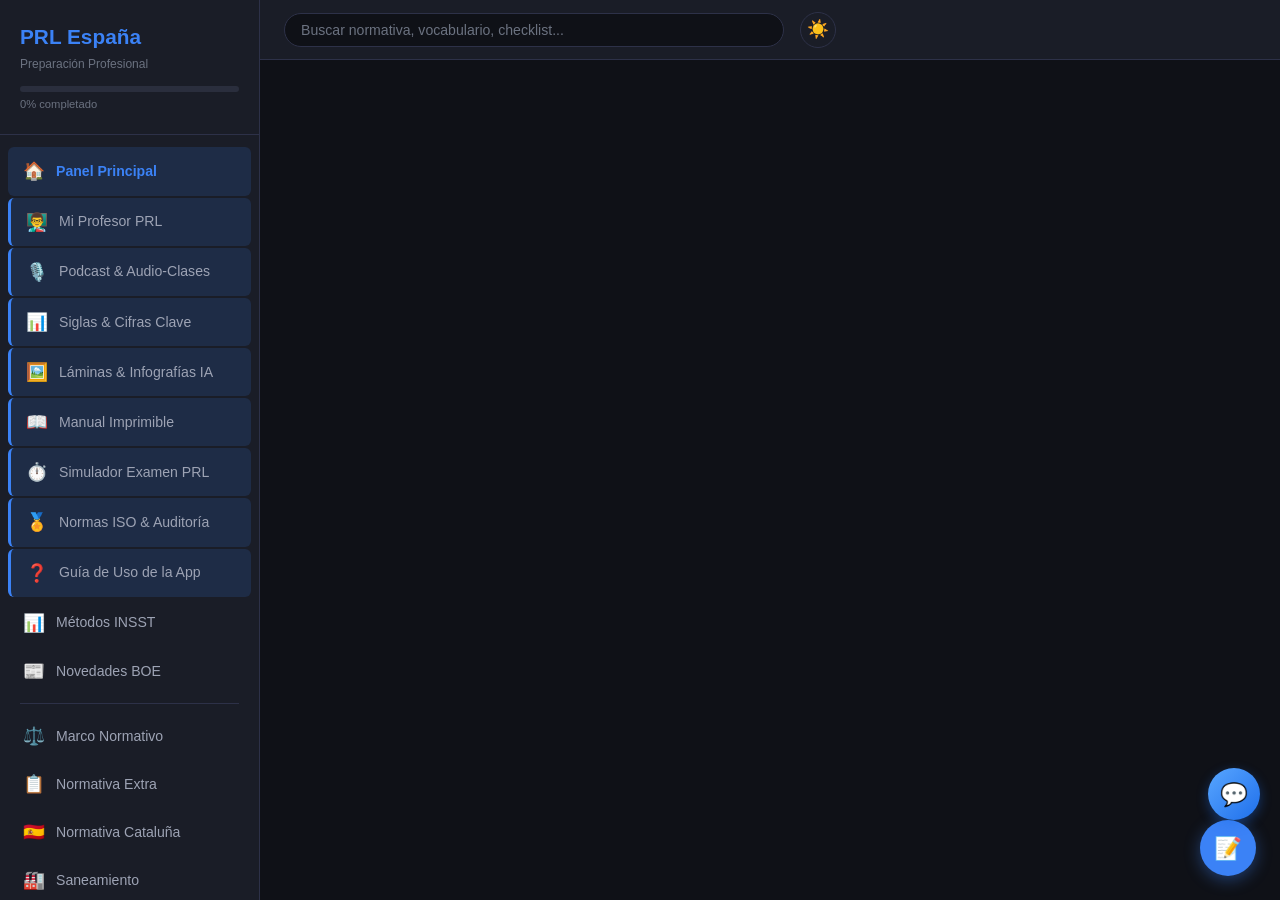
<file: index.html>
<!DOCTYPE html>
<html lang="es">
<head>
  <meta charset="UTF-8">
  <meta name="viewport" content="width=device-width, initial-scale=1.0">
  <meta name="theme-color" content="#3b82f6">
  <meta name="description" content="App de estudio para técnicos de PRL que quieren ejercer en España">
  <title>PRL España - Estudio y Organización</title>
  <script>
    if (!window.location.pathname.endsWith('/') && !window.location.pathname.endsWith('.html')) {
      window.location.replace(window.location.pathname + '/' + window.location.search + window.location.hash);
    }
  </script>
  <link rel="stylesheet" href="css/styles.css?v=14">
  <link rel="manifest" href="manifest.json">
  <link rel="icon" href="data:image/svg+xml,<svg xmlns='http://www.w3.org/2000/svg' viewBox='0 0 100 100'><text y='.9em' font-size='90'>🇪🇸</text></svg>">
</head>
<body>
  <div id="app">
    <nav id="sidebar">
      <div class="sidebar-header">
        <h1 class="logo">PRL España</h1>
        <p class="subtitle">Preparación Profesional</p>
        <div class="overall-progress">
          <div class="progress-bar">
            <div class="progress-fill" id="overallProgressFill"></div>
          </div>
          <span id="overallProgressText">0% completado</span>
        </div>
      </div>

      <ul class="nav-menu" id="navMenu">
        <li class="nav-item active" data-section="dashboard">
          <span class="nav-icon">🏠</span>
          <span class="nav-text">Panel Principal</span>
        </li>
        <li class="nav-item nav-highlight" data-section="profesor">
          <span class="nav-icon">👨‍🏫</span>
          <span class="nav-text">Mi Profesor PRL</span>
        </li>
        <li class="nav-item nav-highlight" data-section="podcast">
          <span class="nav-icon">🎙️</span>
          <span class="nav-text">Podcast & Audio-Clases</span>
        </li>
        <li class="nav-item nav-highlight" data-section="siglas-cifras">
          <span class="nav-icon">📊</span>
          <span class="nav-text">Siglas & Cifras Clave</span>
        </li>
        <li class="nav-item nav-highlight" data-section="laminas">
          <span class="nav-icon">🖼️</span>
          <span class="nav-text">Láminas & Infografías IA</span>
        </li>
        <li class="nav-item nav-highlight" data-section="cuadernillo">
          <span class="nav-icon">📖</span>
          <span class="nav-text">Manual Imprimible</span>
        </li>
        <li class="nav-item nav-highlight" data-section="simulador-examen">
          <span class="nav-icon">⏱️</span>
          <span class="nav-text">Simulador Examen PRL</span>
        </li>
        <li class="nav-item nav-highlight" data-section="normas-iso">
          <span class="nav-icon">🏅</span>
          <span class="nav-text">Normas ISO & Auditoría</span>
        </li>
        <li class="nav-item nav-highlight" data-section="guia-app">
          <span class="nav-icon">❓</span>
          <span class="nav-text">Guía de Uso de la App</span>
        </li>
        <li class="nav-item" data-section="metodos-insst">
          <span class="nav-icon">📊</span>
          <span class="nav-text">Métodos INSST</span>
        </li>
        <li class="nav-item" data-section="novedades-boe">
          <span class="nav-icon">📰</span>
          <span class="nav-text">Novedades BOE</span>
        </li>
        <li class="nav-divider"></li>
        <li class="nav-item" data-section="marco-normativo">
          <span class="nav-icon">⚖️</span>
          <span class="nav-text">Marco Normativo</span>
        </li>
        <li class="nav-item" data-section="normativa-complementaria">
          <span class="nav-icon">📋</span>
          <span class="nav-text">Normativa Extra</span>
        </li>
        <li class="nav-item" data-section="catalunya">
          <span class="nav-icon">🇪🇸</span>
          <span class="nav-text">Normativa Cataluña</span>
        </li>
        <li class="nav-item" data-section="saneamiento-sector">
          <span class="nav-icon">🏭</span>
          <span class="nav-text">Saneamiento</span>
        </li>
        <li class="nav-item nav-highlight" data-section="residuos-urbanos">
          <span class="nav-icon">🚛</span>
          <span class="nav-text">Recolección de Residuos</span>
        </li>
        <li class="nav-item nav-highlight" data-section="empleo-prl">
          <span class="nav-icon">💼</span>
          <span class="nav-text">Búsqueda Empleo España</span>
        </li>
        <li class="nav-item nav-highlight" data-section="cv-europass">
          <span class="nav-icon">📄</span>
          <span class="nav-text">Generador CV Europeo (20 Años)</span>
        </li>
        <li class="nav-item" data-section="casos-accidentes">
          <span class="nav-icon">⚠️</span>
          <span class="nav-text">Casos Reales</span>
        </li>
        <li class="nav-item" data-section="plantillas">
          <span class="nav-icon">📄</span>
          <span class="nav-text">Plantillas</span>
        </li>
        <li class="nav-item" data-section="autoevaluacion">
          <span class="nav-icon">✅</span>
          <span class="nav-text">Autoevaluación</span>
        </li>
        <li class="nav-item" data-section="convenio-colectivo">
          <span class="nav-icon">💰</span>
          <span class="nav-text">Convenio Colectivo</span>
        </li>
        <li class="nav-item" data-section="registro-profesional">
          <span class="nav-icon">🪪</span>
          <span class="nav-text">Registro Profesional</span>
        </li>
        <li class="nav-item" data-section="guias-insst">
          <span class="nav-icon">📚</span>
          <span class="nav-text">Guías INSST</span>
          <span class="nav-badge" data-badge="guias-insst"></span>
        </li>
        <li class="nav-item" data-section="catala">
          <span class="nav-icon">🗣️</span>
          <span class="nav-text">Catalán Técnico</span>
        </li>
        <li class="nav-item" data-section="homologacion">
          <span class="nav-icon">🎓</span>
          <span class="nav-text">Homologación</span>
          <span class="nav-badge" data-badge="homologacion"></span>
        </li>
        <li class="nav-item" data-section="idioma">
          <span class="nav-icon">💬</span>
          <span class="nav-text">Idioma Español</span>
          <span class="nav-badge" data-badge="idioma"></span>
        </li>
        <li class="nav-item" data-section="aplicaciones-practicas">
          <span class="nav-icon">🔧</span>
          <span class="nav-text">Aplicaciones Prácticas</span>
          <span class="nav-badge" data-badge="aplicaciones-practicas"></span>
        </li>
        <li class="nav-divider"></li>
        <li class="nav-item" data-section="checklist">
          <span class="nav-icon">✅</span>
          <span class="nav-text">Checklist Homologación</span>
        </li>
        <li class="nav-item" data-section="vocabulario">
          <span class="nav-icon">📖</span>
          <span class="nav-text">Vocabulario AR→ES</span>
        </li>
        <li class="nav-item" data-section="calculadora">
          <span class="nav-icon">🧮</span>
          <span class="nav-text">Calculadora Riesgos</span>
        </li>
        <li class="nav-item" data-section="quiz">
          <span class="nav-icon">📝</span>
          <span class="nav-text">Quiz Rápido</span>
        </li>
        <li class="nav-item" data-section="comunidades">
          <span class="nav-icon">👥</span>
          <span class="nav-text">Comunidades PRL</span>
        </li>
        <li class="nav-item" data-section="mercado">
          <span class="nav-icon">💼</span>
          <span class="nav-text">Mercado Laboral</span>
        </li>
        <li class="nav-item" data-section="comparativa">
          <span class="nav-icon">🔄</span>
          <span class="nav-text">AR vs España</span>
        </li>
        <li class="nav-item" data-section="cursos-insst">
          <span class="nav-icon">🎓</span>
          <span class="nav-text">Cursos INSST</span>
        </li>
        <li class="nav-item" data-section="guias-descargables">
          <span class="nav-icon">📥</span>
          <span class="nav-text">Guías Descargables</span>
        </li>
        <li class="nav-item" data-section="review">
          <span class="nav-icon">🧠</span>
          <span class="nav-text">Repaso por Tema</span>
        </li>
        <li class="nav-divider"></li>
        <li class="nav-item" data-section="timeline">
          <span class="nav-icon">📅</span>
          <span class="nav-text">Plan de Estudio</span>
        </li>
        <li class="nav-item" data-section="favorites">
          <span class="nav-icon">⭐</span>
          <span class="nav-text">Favoritos</span>
        </li>
        <li class="nav-item" data-section="settings">
          <span class="nav-icon">⚙️</span>
          <span class="nav-text">Configuración</span>
        </li>
        <li class="nav-divider"></li>
        <li style="padding: 6px 12px;">
          <a href="catala/index.html" style="display: flex; align-items: center; gap: 8px; padding: 10px 12px; background: rgba(245, 158, 11, 0.12); border: 1px solid #f59e0b; border-radius: 8px; color: #fbbf24; text-decoration: none; font-size: 0.85rem; font-weight: 700;">
            <span>🎗️</span> Ir a Català Pas a Pas
          </a>
        </li>
        <li style="padding: 2px 12px 12px;">
          <a href="../index.html" style="display: flex; align-items: center; gap: 8px; padding: 8px 12px; background: rgba(148, 163, 184, 0.1); border: 1px solid #475569; border-radius: 8px; color: #cbd5e1; text-decoration: none; font-size: 0.82rem; font-weight: 600;">
            <span>🏠</span> Portal Principal
          </a>
        </li>
      </ul>
    </nav>

    <main id="mainContent">
      <header id="topBar">
        <button id="menuToggle" class="menu-toggle" aria-label="Menu">☰</button>
        <div class="search-container">
          <input type="text" id="searchInput" placeholder="Buscar normativa, vocabulario, checklist..." autocomplete="off">
          <div id="searchResults" class="search-results hidden"></div>
        </div>
        <button id="themeToggle" class="theme-toggle" title="Cambiar tema">☀️</button>
      </header>

      <div id="contentArea">
        <div id="dashboard" class="view active"></div>
        <div id="sectionView" class="view"></div>
        <div id="itemView" class="view"></div>
        <div id="timelineView" class="view"></div>
        <div id="favoritesView" class="view"></div>
        <div id="settingsView" class="view"></div>
        <div id="checklistView" class="view"></div>
        <div id="vocabularioView" class="view"></div>
        <div id="calculadoraView" class="view"></div>
        <div id="quizView" class="view"></div>
        <div id="comunidadesView" class="view"></div>
        <div id="mercadoView" class="view"></div>
        <div id="comparativaView" class="view"></div>
        <div id="cursosInsstView" class="view"></div>
        <div id="guiasDescargablesView" class="view"></div>
        <div id="reviewView" class="view"></div>
        <div id="profesorView" class="view"></div>
        <div id="catalaView" class="view"></div>
        <div id="laminasView" class="view"></div>
        <div id="metodosInsstView" class="view"></div>
        <div id="novedadesBoeView" class="view"></div>
        <div id="cuadernilloView" class="view"></div>
        <div id="simuladorExamenView" class="view"></div>
        <div id="normasIsoView" class="view"></div>
        <div id="guiaAppView" class="view"></div>
        <div id="casosAccidentesView" class="view"></div>
        <div id="plantillasView" class="view"></div>
        <div id="convenioColectivoView" class="view"></div>
        <div id="empleoPrlView" class="view"></div>
        <div id="cvEuropassView" class="view"></div>
        <div id="podcastView" class="view"></div>
        <div id="siglasCifrasView" class="view"></div>
      </div>
    </main>

    <!-- Floating Quick Note Button -->
    <button id="quickNoteBtn" class="quick-note-btn" title="Nota rápida">📝</button>
    <div id="quickNotePanel" class="quick-note-panel hidden">
      <div class="quick-note-header">
        <span>📝 Nota rápida</span>
        <button id="closeQuickNote" class="quick-note-close">✕</button>
      </div>
      <textarea id="quickNoteText" placeholder="Escribí tu nota aquí..."></textarea>
      <button id="saveQuickNote" class="btn btn-primary" style="width:100%; margin-top:8px;">Guardar</button>
    </div>

    <!-- Preguntale al Profesor Chat -->
    <button id="chatToggleBtn" class="chat-toggle-btn" title="Preguntale al Profesor">💬</button>
    <div id="chatPanel" class="chat-panel hidden">
      <div class="chat-header">
        <span>👨‍🏫 Preguntale al Profesor</span>
        <button id="closeChatBtn" class="chat-close">✕</button>
      </div>
      <div class="chat-messages" id="chatMessages">
        <div class="chat-msg profesor">
          <div class="chat-bubble">Hola! Soy tu profesor de PRL. Escribí cualquier duda sobre seguridad laboral, leyes, espacios confinados, catalán, homologación... y te respondo!</div>
        </div>
      </div>
      <div class="chat-input-area">
        <input type="text" id="chatInput" class="chat-input" placeholder="Escribí tu pregunta acá..." />
        <button id="chatSendBtn" class="chat-send">➤</button>
      </div>
    </div>

    <!-- Floating Mini Podcast Player -->
    <div id="podcastMiniPlayer" class="podcast-mini-player hidden">
      <div class="mini-player-info">
        <span class="mini-player-icon">🎙️</span>
        <div class="mini-player-text">
          <div class="mini-player-title">Audio de Estudio</div>
          <div class="mini-player-progress-bar">
            <div class="mini-player-progress-fill"></div>
          </div>
        </div>
      </div>
      <div class="mini-player-controls">
        <button id="miniPlayerRateBtn" class="mini-player-btn mini-player-rate" title="Velocidad">1x</button>
        <button id="miniPlayerPlayBtn" class="mini-player-btn mini-player-play-btn" title="Pausar/Reanudar">⏸️</button>
        <button id="miniPlayerStopBtn" class="mini-player-btn" title="Detener">⏹️</button>
      </div>
    </div>
  </div>

  <script src="js/data.js?v=14"></script>
  <script src="js/data-normativa-extra.js?v=14"></script>
  <script src="js/data-detalle-rds.js?v=14"></script>
  <script src="js/data-detalle-catalunya.js?v=14"></script>
  <script src="js/data-detalle-saneamiento.js?v=14"></script>
  <script src="js/data-casos-accidentes.js?v=14"></script>
  <script src="js/data-plantillas.js?v=14"></script>
  <script src="js/data-quiz-autoeval.js?v=14"></script>
  <script src="js/data-contenido-expandido.js?v=14"></script>
  <script src="js/data-cuadernillo.js?v=14"></script>
  <script src="js/data-extra.js?v=14"></script>
  <script src="js/data-extra-2.js?v=14"></script>
  <script src="js/data-profesor.js?v=14"></script>
  <script src="js/data-podcast.js?v=14"></script>
  <script src="js/data-articulado-boe.js?v=14"></script>
  <script src="js/data-siglas-cifras.js?v=14"></script>
  <script src="js/data-catalan.js?v=14"></script>
  <script src="js/data-explicaciones.js?v=14"></script>
  <script src="js/data-preguntas.js?v=14"></script>
  <script src="js/data-laminas.js?v=14"></script>
  <script src="js/data-metodos-insst.js?v=14"></script>
  <script src="js/data-novedades-boe.js?v=14"></script>
  <script src="js/data-examen.js?v=14"></script>
  <script src="js/data-iso-sig.js?v=14"></script>
  <script src="js/data-guia-app.js?v=14"></script>
  <script src="js/audio.js?v=14"></script>
  <script src="js/ai-profesor.js?v=14"></script>
  <script src="js/storage.js?v=14"></script>
  <script src="js/app.js?v=14"></script>
</body>
</html>
</file>
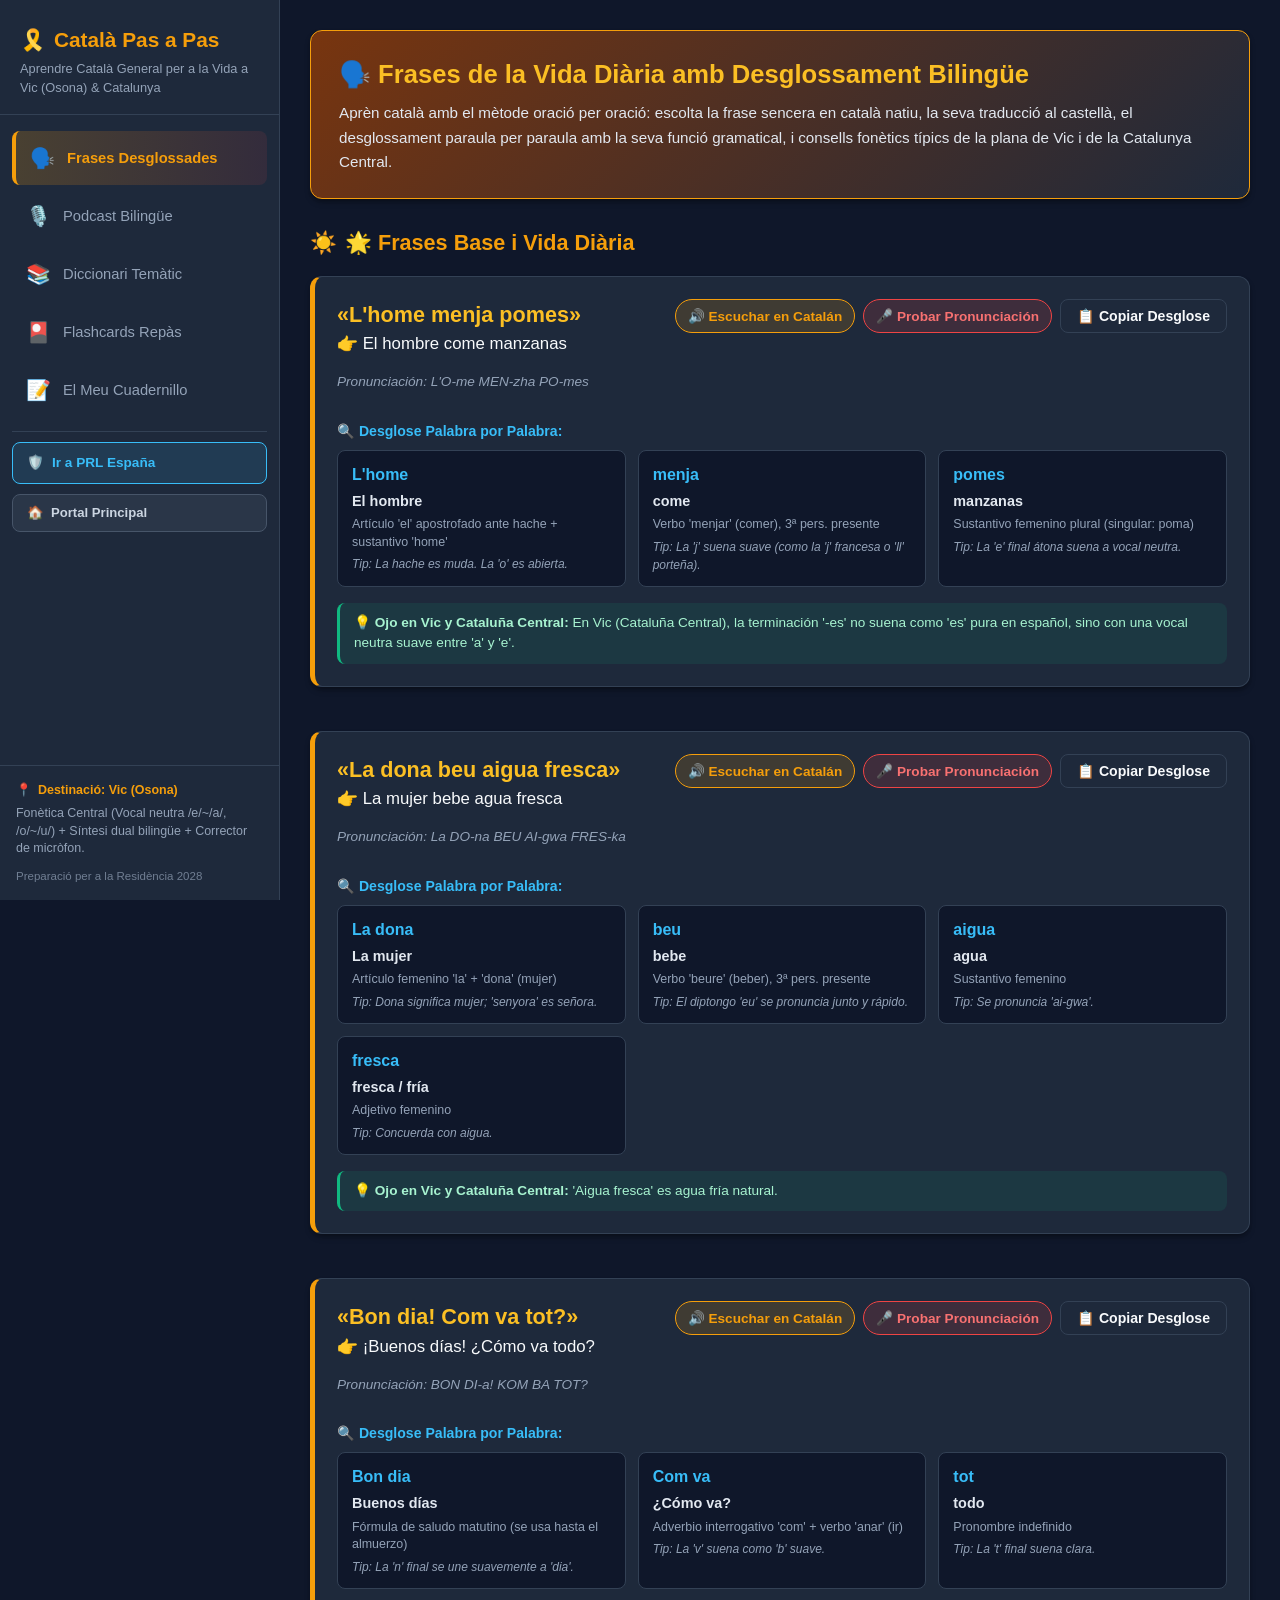
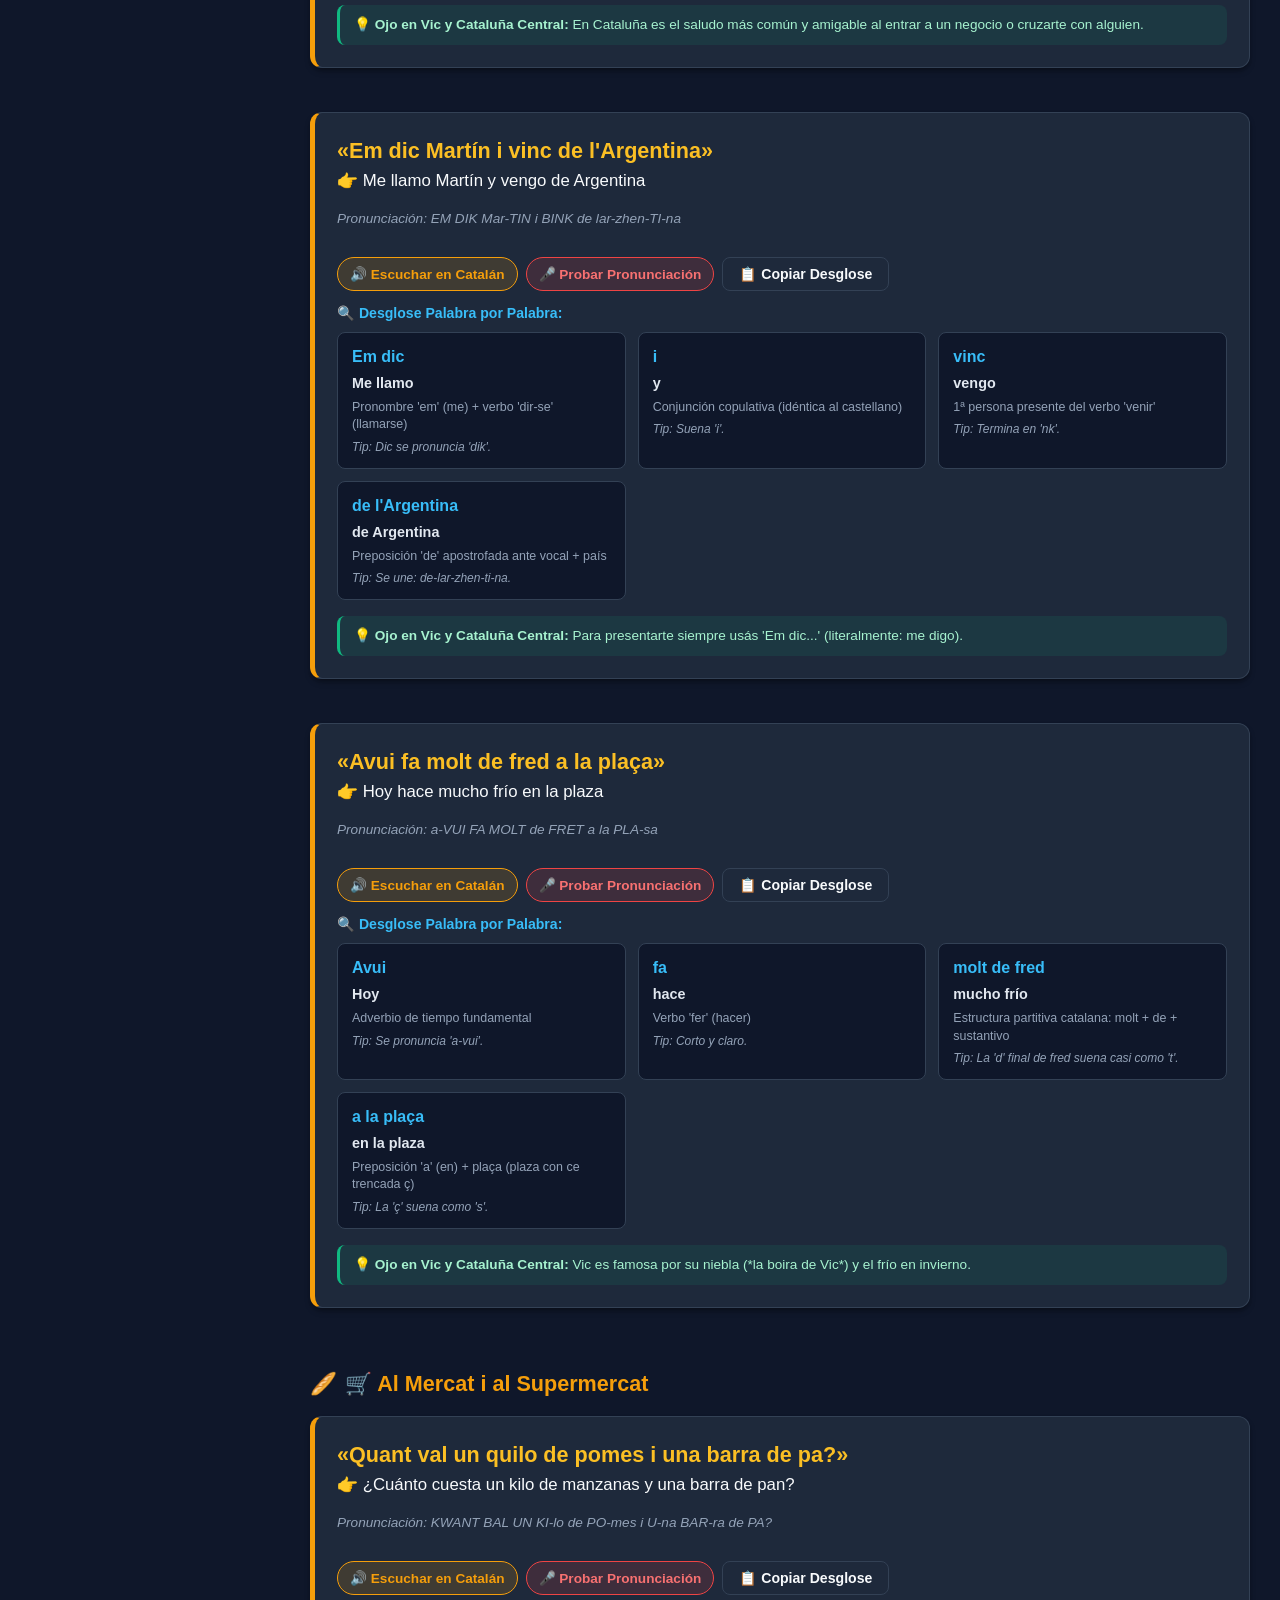
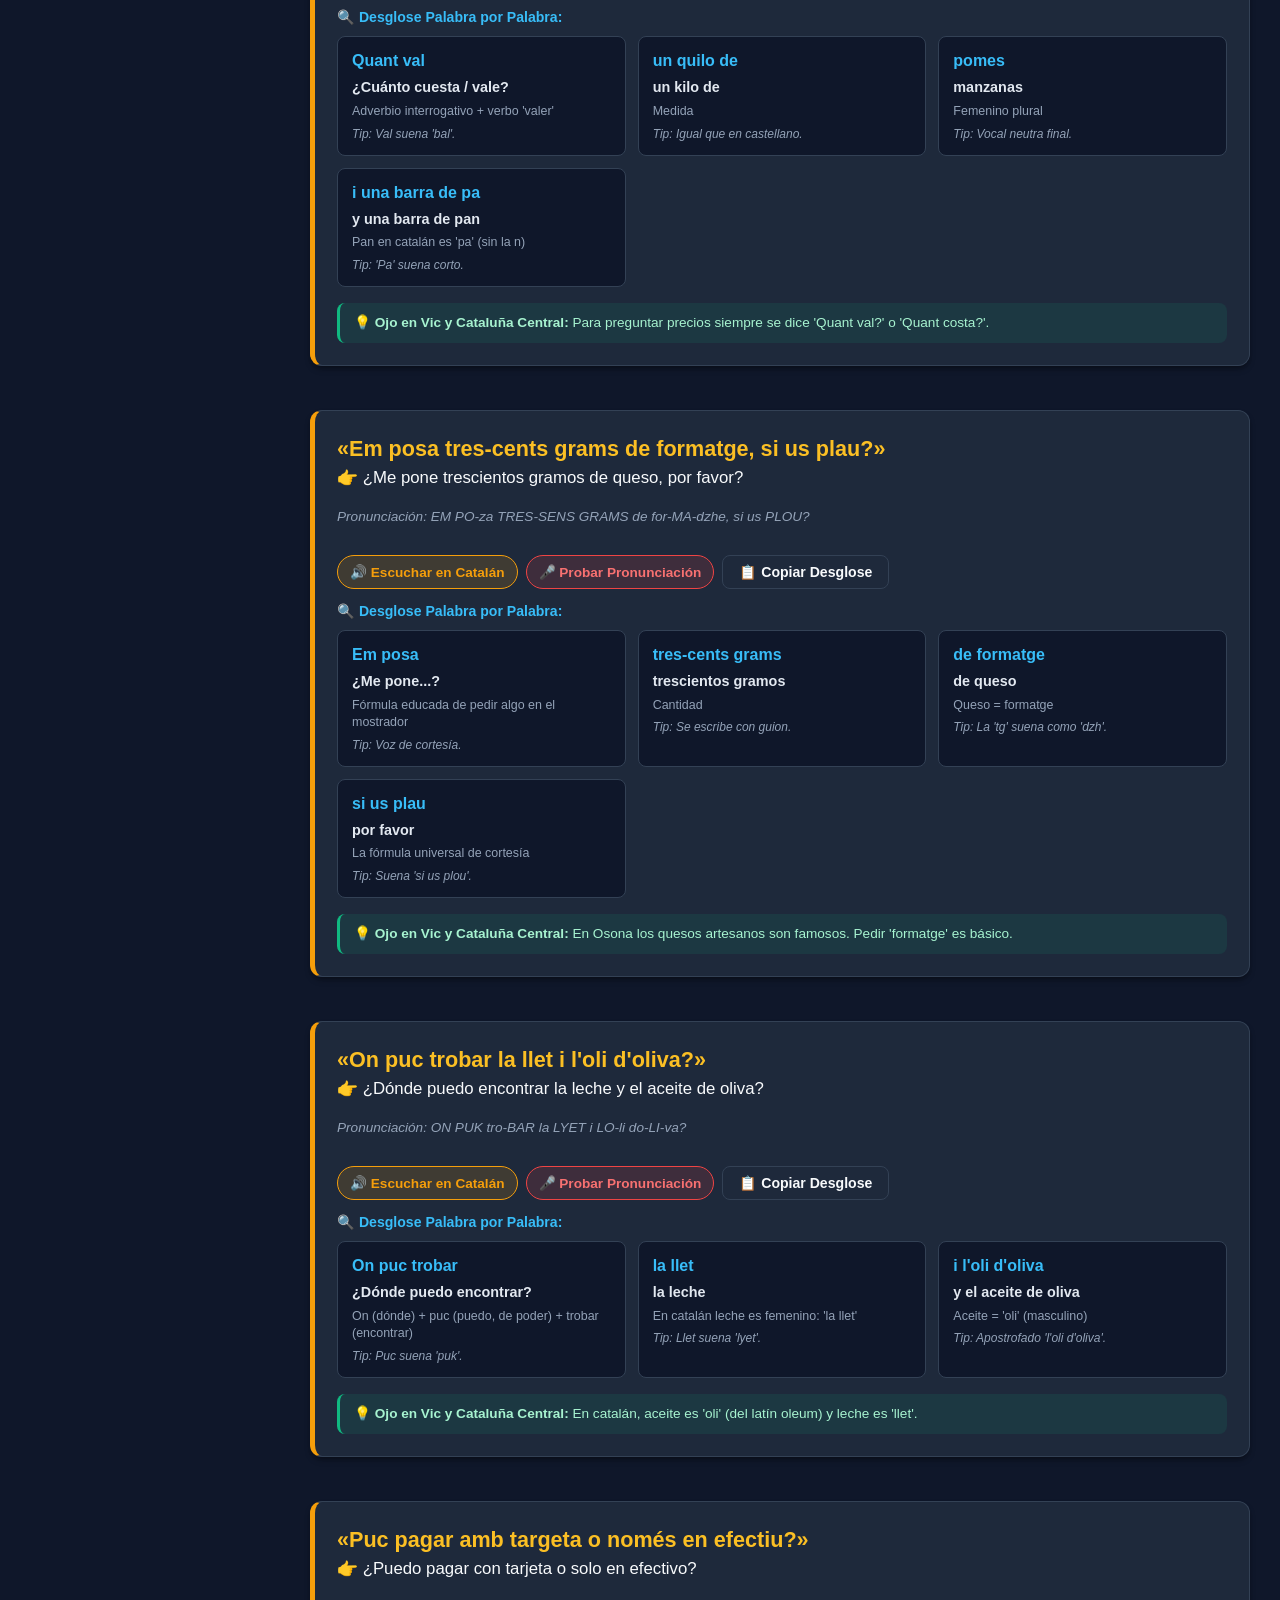
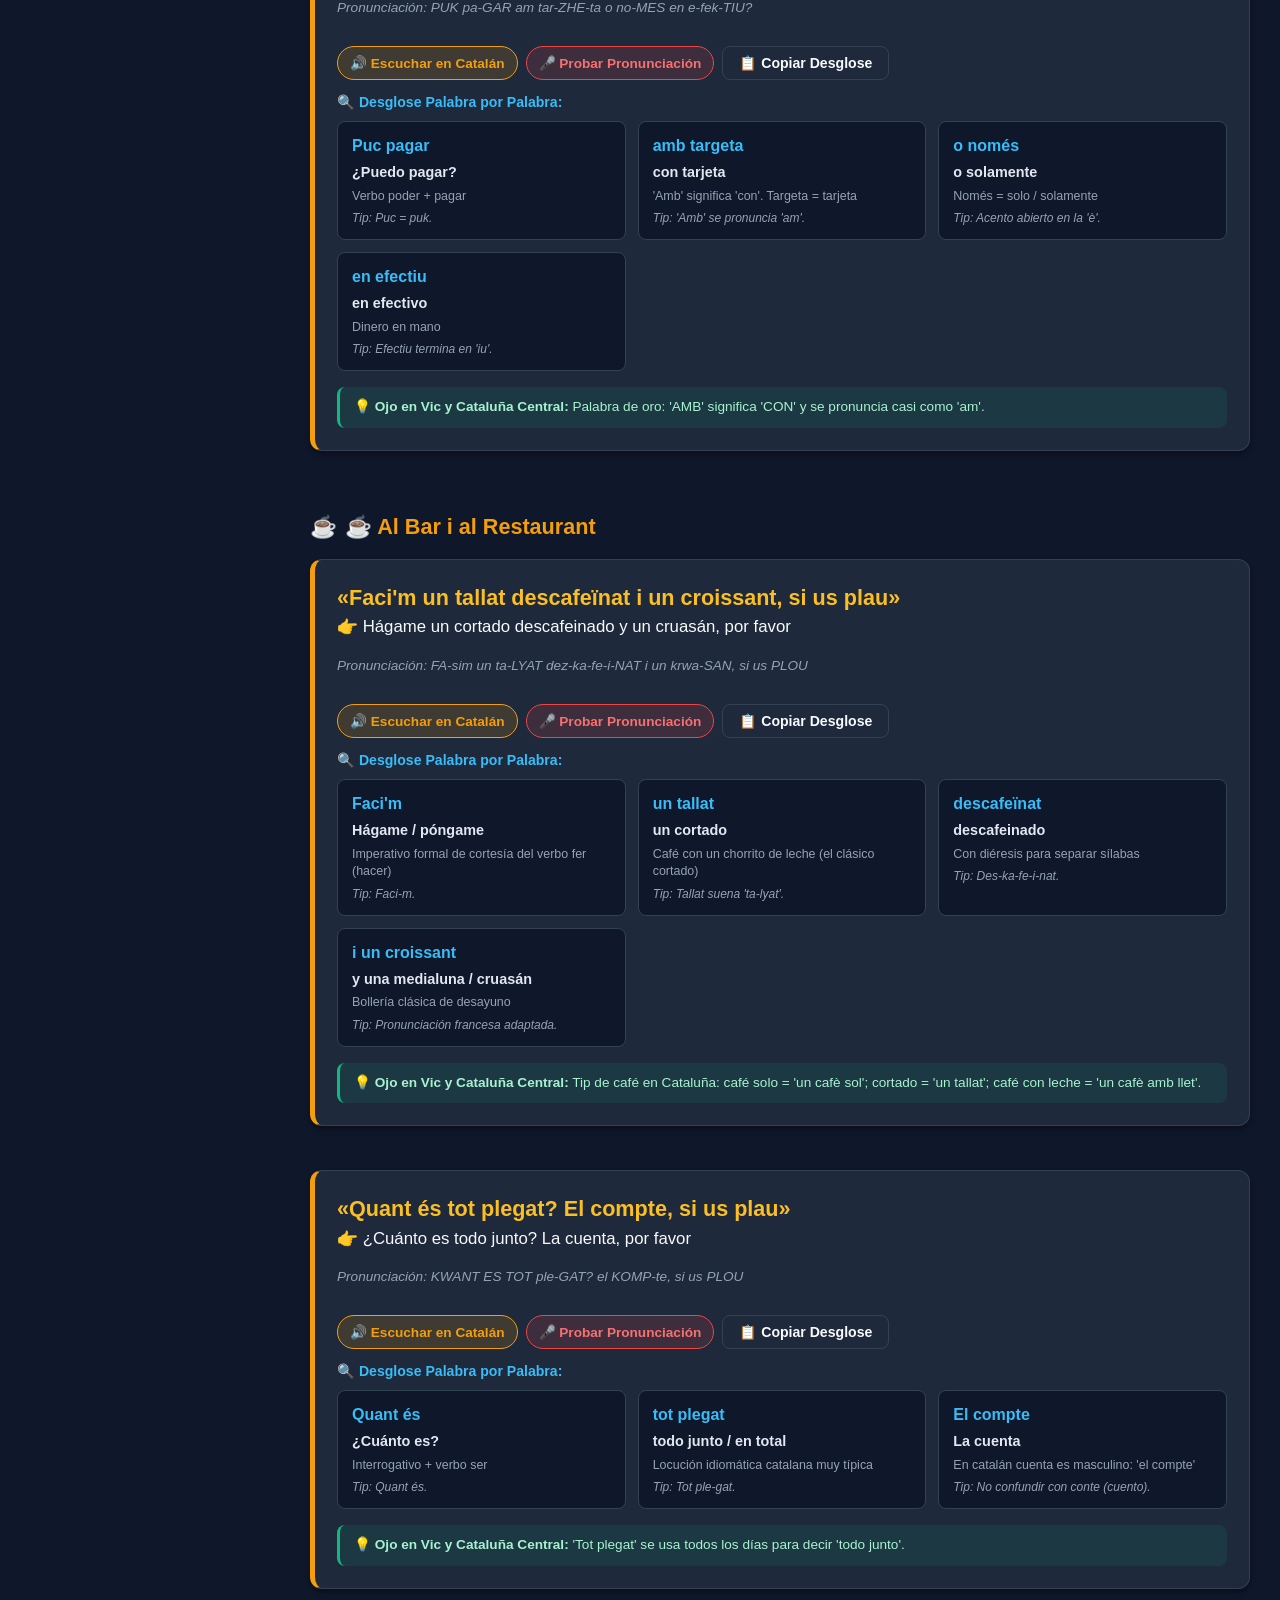
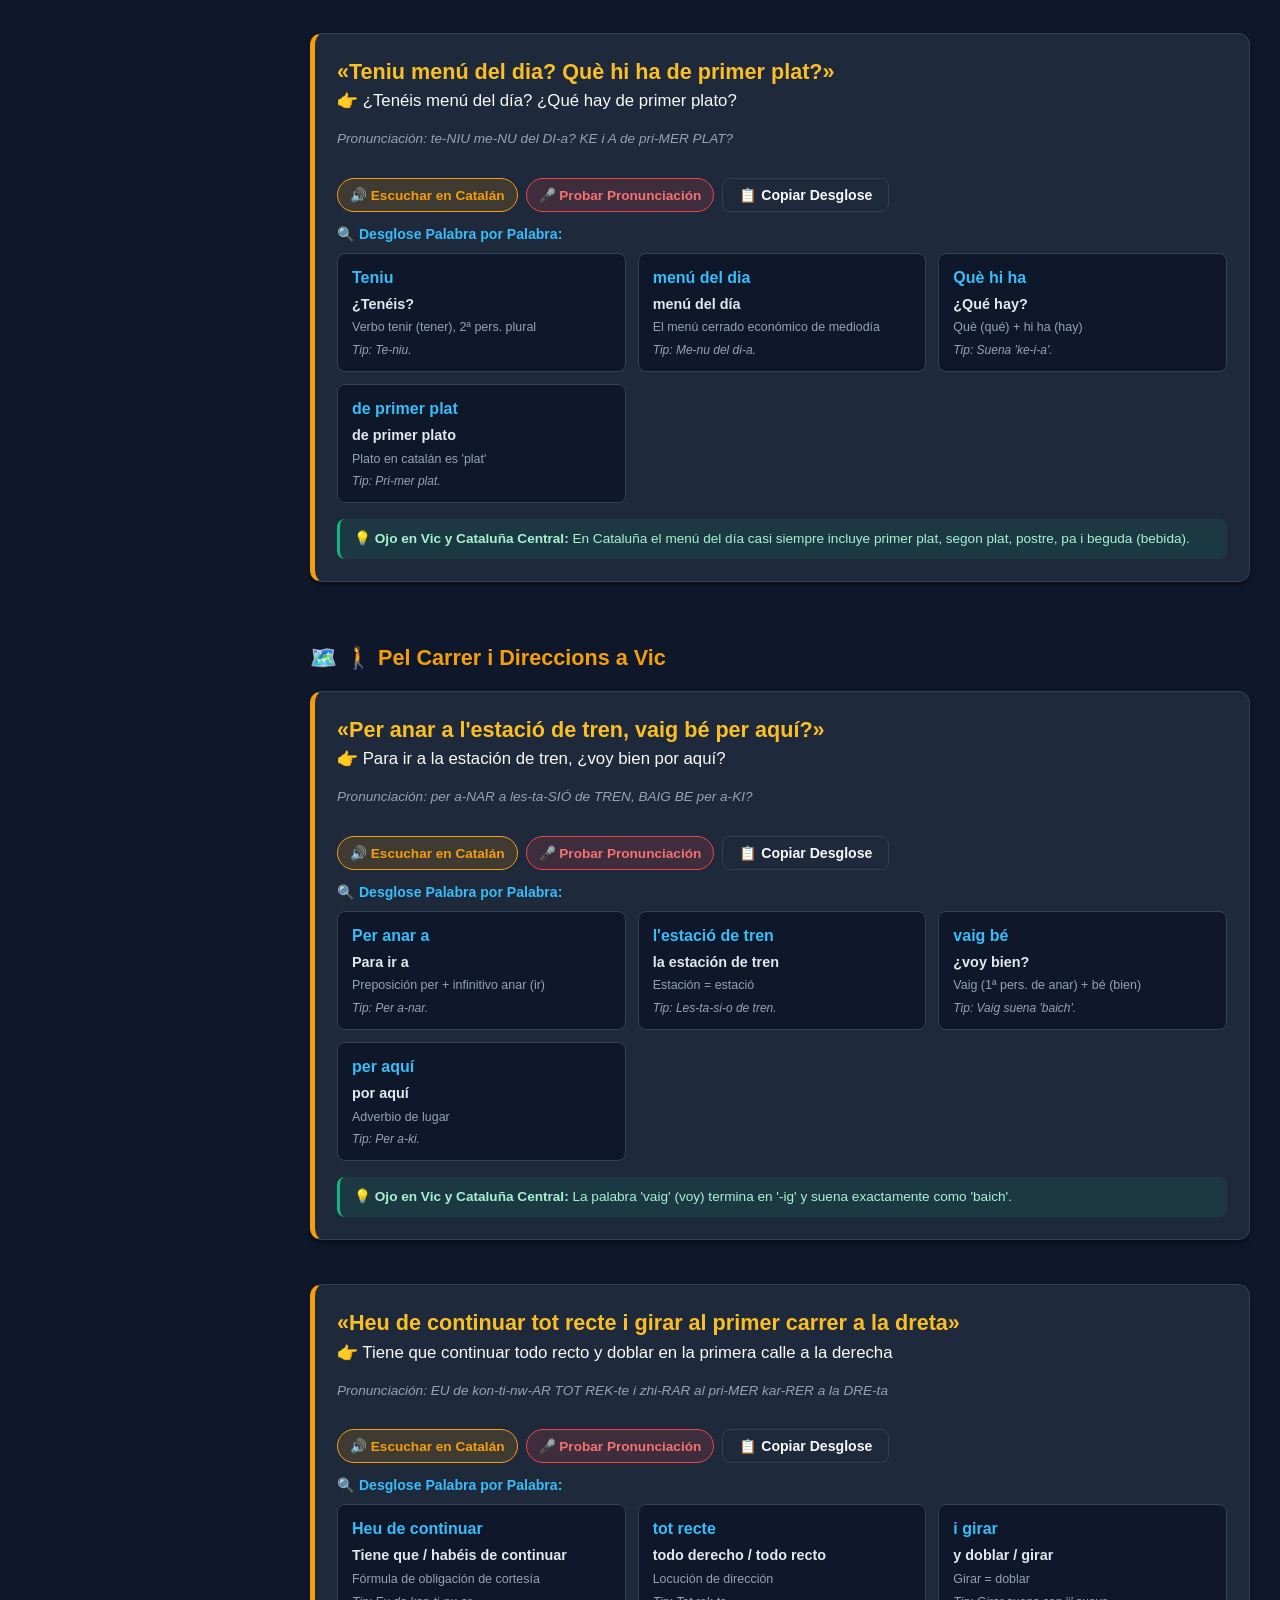
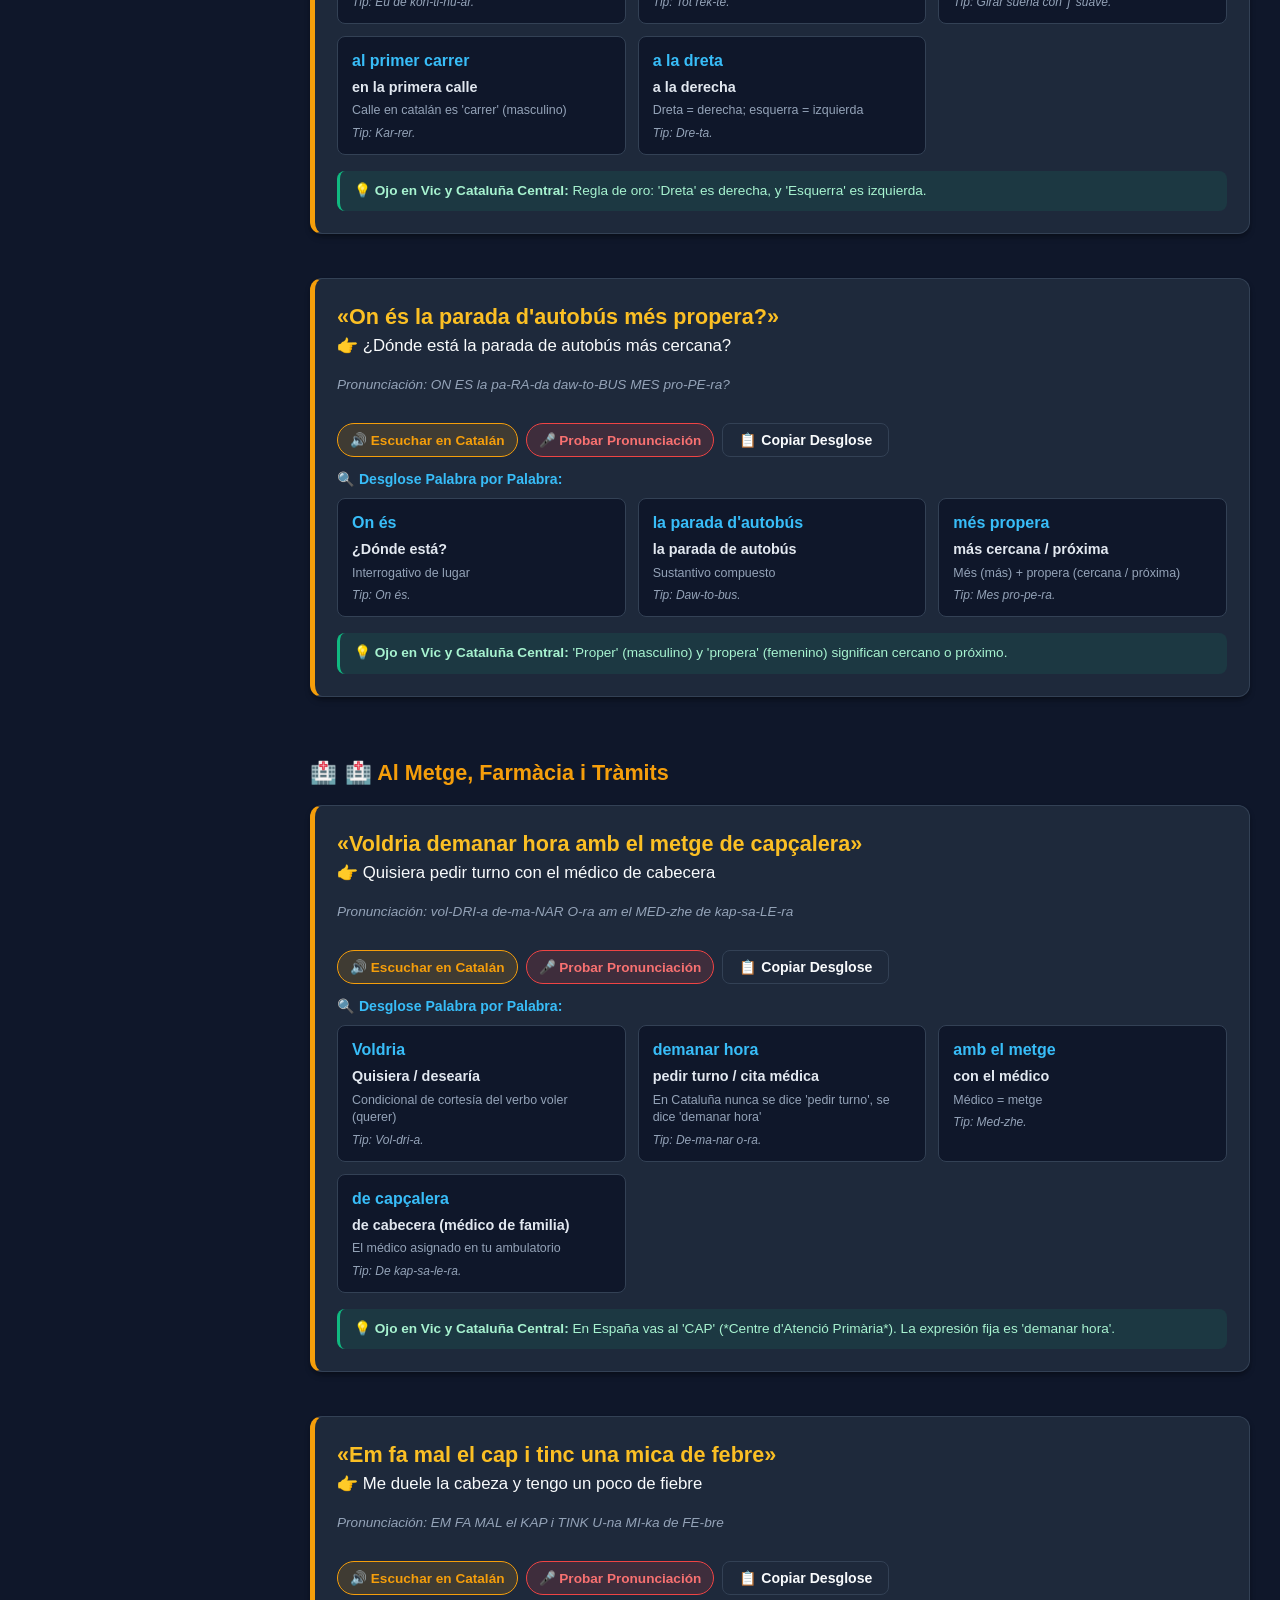
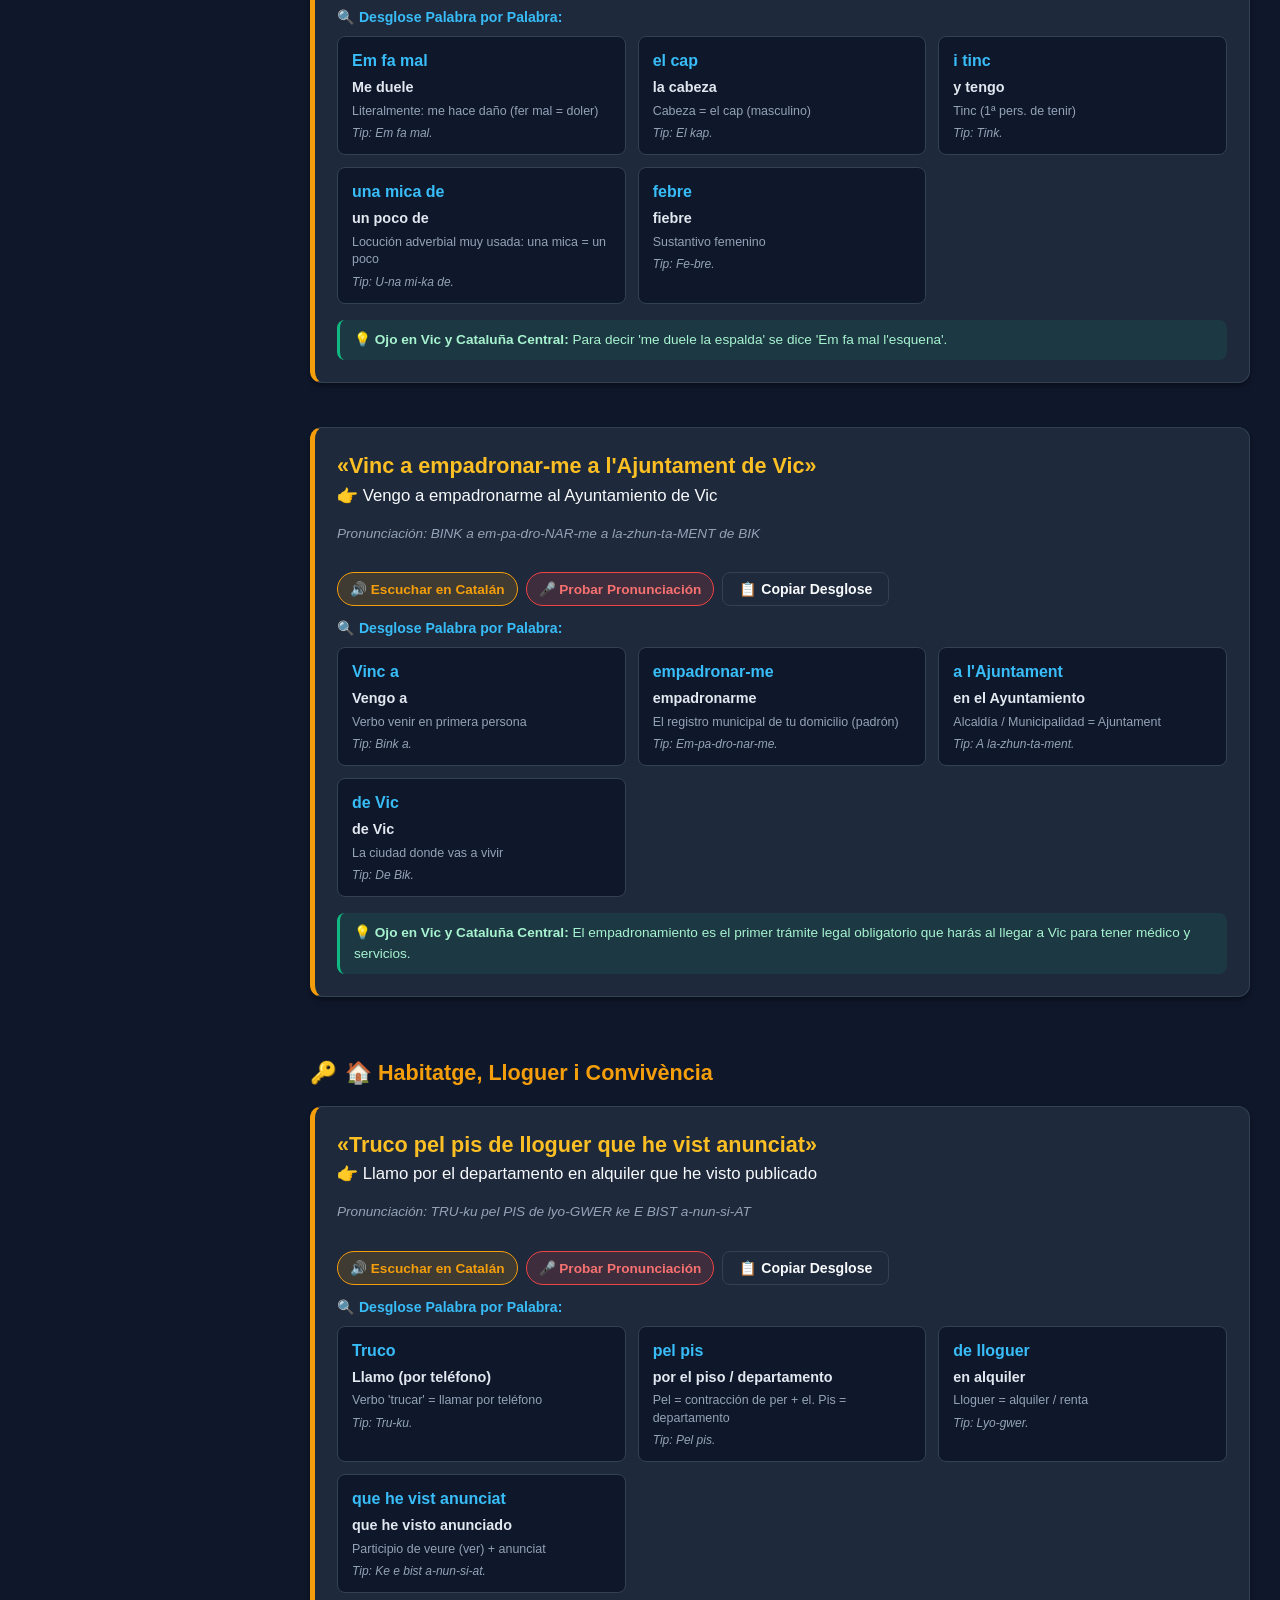
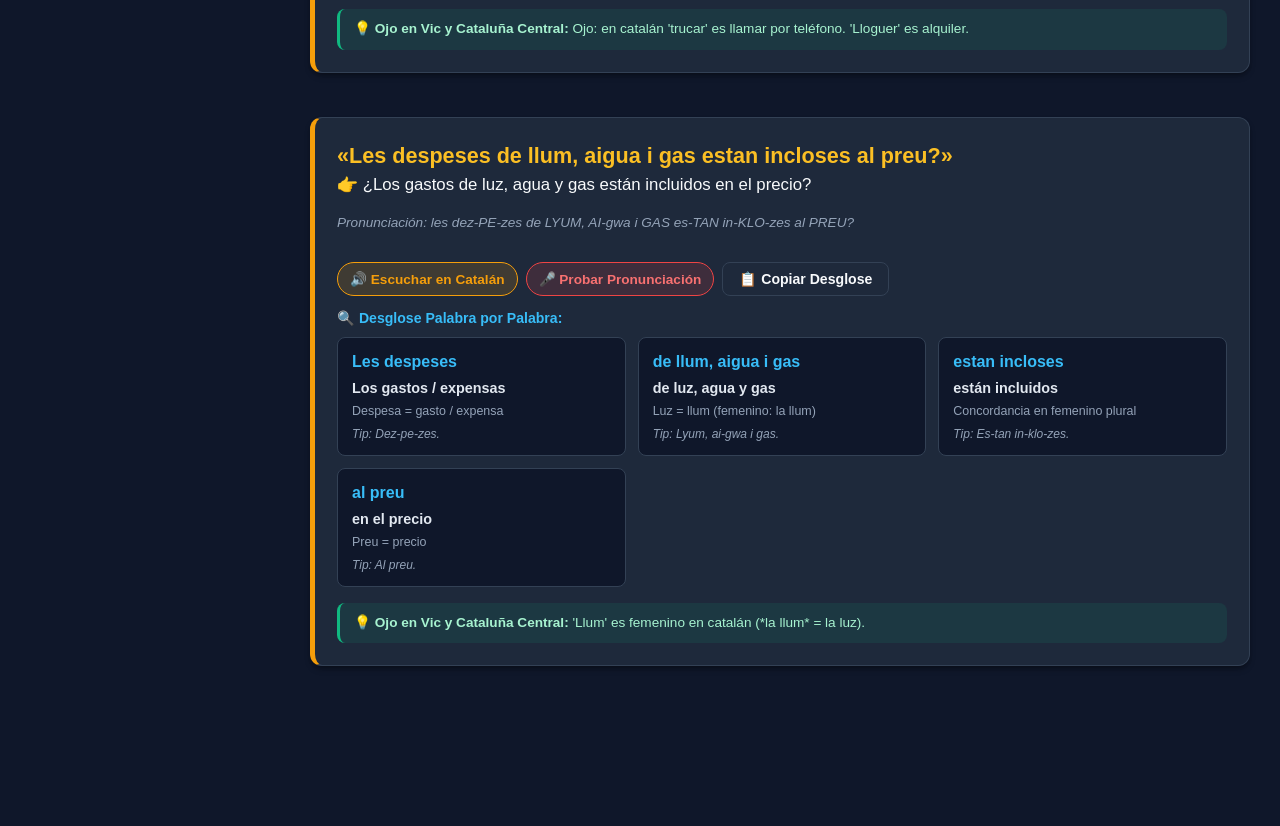
<file: catala/index.html>
<!DOCTYPE html>
<html lang="ca">
<head>
  <meta charset="UTF-8">
  <meta name="viewport" content="width=device-width, initial-scale=1.0">
  <meta name="theme-color" content="#f59e0b">
  <title>Català Pas a Pas | Curs Integral de Català per a la Vida Quotidiana a Vic i Catalunya</title>
  <script>
    if (!window.location.pathname.endsWith('/') && !window.location.pathname.endsWith('.html')) {
      window.location.replace(window.location.pathname + '/' + window.location.search + window.location.hash);
    }
  </script>
  <link rel="stylesheet" href="css/styles.css">
  <link rel="manifest" href="manifest.json">
</head>
<body>
  <div class="app-container">
    <!-- BARRA LATERAL DE NAVEGACIÓ -->
    <aside class="sidebar">
      <div class="sidebar-header">
        <h1><span>🎗️</span> Català Pas a Pas</h1>
        <p>Aprendre Català General per a la Vida a Vic (Osona) & Catalunya</p>
      </div>

      <ul class="sidebar-nav">
        <li class="nav-item active" data-view="frases">
          <span class="nav-icon">🗣️</span>
          <span>Frases Desglossades</span>
        </li>
        <li class="nav-item" data-view="podcast">
          <span class="nav-icon">🎙️</span>
          <span>Podcast Bilingüe</span>
        </li>
        <li class="nav-item" data-view="diccionari">
          <span class="nav-icon">📚</span>
          <span>Diccionari Temàtic</span>
        </li>
        <li class="nav-item" data-view="flashcards">
          <span class="nav-icon">🎴</span>
          <span>Flashcards Repàs</span>
        </li>
        <li class="nav-item" data-view="cuadernillo">
          <span class="nav-icon">📝</span>
          <span>El Meu Cuadernillo</span>
        </li>
        <li style="margin-top: 10px; border-top: 1px solid var(--border); padding-top: 10px;">
          <a href="../index.html" style="display: flex; align-items: center; gap: 8px; padding: 10px 14px; background: rgba(56, 189, 248, 0.12); border: 1px solid #38bdf8; border-radius: 8px; color: #38bdf8; text-decoration: none; font-size: 0.85rem; font-weight: 700;">
            <span>🛡️</span> Ir a PRL España
          </a>
        </li>
        <li style="margin-top: 6px;">
          <a href="../index.html" style="display: flex; align-items: center; gap: 8px; padding: 8px 14px; background: rgba(148, 163, 184, 0.1); border: 1px solid #475569; border-radius: 8px; color: #cbd5e1; text-decoration: none; font-size: 0.82rem; font-weight: 600;">
            <span>🏠</span> Portal Principal
          </a>
        </li>
      </ul>

      <div style="padding: 16px; margin-top: auto; border-top: 1px solid var(--border); font-size: 0.78rem; color: var(--text-secondary); line-height: 1.4;">
        <div style="display: flex; align-items: center; gap: 6px; margin-bottom: 6px; color: var(--accent); font-weight: 700;">
          <span>📍</span> Destinació: Vic (Osona)
        </div>
        <p>Fonètica Central (Vocal neutra /e/~/a/, /o/~/u/) + Síntesi dual bilingüe + Corrector de micròfon.</p>
        <div style="margin-top: 10px; font-size: 0.72rem; opacity: 0.7;">
          Preparació per a la Residència 2028
        </div>
      </div>
    </aside>

    <!-- CONTINGUT PRINCIPAL -->
    <main class="main-content">

      <!-- VISTA 1: FRASES DESGLOSSADES -->
      <section id="frasesView" class="view-section active">
        <div class="hero-banner">
          <h2>🗣️ Frases de la Vida Diària amb Desglossament Bilingüe</h2>
          <p>
            Aprèn català amb el mètode oració per oració: escolta la frase sencera en català natiu, la seva traducció al castellà, el desglossament paraula per paraula amb la seva funció gramatical, i consells fonètics típics de la plana de Vic i de la Catalunya Central.
          </p>
        </div>

        <div id="frasesContainer">
          <!-- Es genera dinàmicament des de js/app.js -->
        </div>
      </section>

      <!-- VISTA 2: PODCAST BILINGÜE -->
      <section id="podcastView" class="view-section">
        <div class="hero-banner">
          <h2>🎙️ Podcast Bilingüe: «Català Pas a Pas»</h2>
          <p>
            Leccions sonores guiades d'immersió. El narrador et presenta situacions reals a Catalunya i Vic, et pronuncia cada frase en català natiu, te la tradueix al castellà, te la desglossa pas a pas i t'explica els detalls culturals i pràctics.
          </p>
        </div>

        <!-- REPRODUCTOR PRINCIPAL -->
        <div class="podcast-box">
          <div style="display: flex; justify-content: space-between; align-items: flex-start; flex-wrap: wrap; gap: 10px;">
            <div>
              <h3 id="mainPodcastTitle" style="font-size: 1.35rem; color: #fbbf24; margin-bottom: 4px;">Episodi 1: Benvinguts a Catalunya i primers passos</h3>
              <div id="mainPodcastMeta" style="font-size: 0.85rem; color: #38bdf8;">⏱️ ~6 min · 🎙️ Desglose Guiado</div>
            </div>
            <div style="display: flex; gap: 8px;">
              <button id="toggleTranscriptBtn" class="btn btn-secondary" style="font-size: 0.82rem;">📜 Veure/Amagar Guió</button>
              <button id="mainPodcastCopyBtn" class="btn btn-secondary" style="font-size: 0.82rem;">📋 Copiar al Cuadernillo</button>
            </div>
          </div>

          <p id="mainPodcastDesc" style="margin: 14px 0; color: #cbd5e1; font-size: 0.95rem; line-height: 1.5;">
            Salutacions essencials, presentació personal i com trencar el gel educadament.
          </p>

          <div class="progress-container">
            <div id="mainPodcastProgressFill" class="progress-fill"></div>
          </div>
          <div id="mainPodcastStatusText" style="font-size: 0.8rem; color: #94a3b8; margin-top: 6px;">A punt per reproduir</div>

          <div class="podcast-controls">
            <button id="mainPodcastPlayBtn" class="btn btn-primary" style="padding: 10px 22px; font-size: 0.95rem;">▶️ Reproduir Lecció</button>
            <button id="mainPodcastStopBtn" class="btn btn-secondary">⏹️ Aturar</button>
            
            <div style="display: flex; align-items: center; gap: 6px; margin-left: auto;">
              <label for="mainPodcastSpeed" style="font-size: 0.85rem; color: #94a3b8;">Velocitat:</label>
              <select id="mainPodcastSpeed" style="background: #0f172a; border: 1px solid var(--border); color: #fff; padding: 6px 10px; border-radius: 6px; font-size: 0.85rem;">
                <option value="1.0" selected>1.0x (Normal)</option>
                <option value="1.25">1.25x</option>
                <option value="1.5">1.5x</option>
              </select>
            </div>
          </div>

          <!-- Guió complet de l'episodi -->
          <div id="mainPodcastTranscript" style="display: none; margin-top: 20px; background: #0f172a; border: 1px solid var(--border); border-radius: 8px; padding: 18px; font-size: 0.9rem; line-height: 1.6; color: #e2e8f0; white-space: pre-line; max-height: 380px; overflow-y: auto;">
          </div>
        </div>

        <h3 style="color: var(--accent); margin: 30px 0 16px; font-size: 1.25rem; display: flex; align-items: center; gap: 8px;">
          <span>📻</span> Tots els Episodis del Podcast
        </h3>

        <div id="podcastList" class="podcast-list">
          <!-- Es genera dinàmicament des de js/app.js -->
        </div>
      </section>

      <!-- VISTA 3: DICCIONARI TEMÀTIC -->
      <section id="diccionariView" class="view-section">
        <div class="hero-banner">
          <h2>📚 Diccionari Temàtic per a la Vida Quotidiana</h2>
          <p>
            Vocabulari fonamental classificat per situacions reals a Vic i Catalunya: compres al mercat, cafeteries, transport a Barcelona/Rodalies, tràmits administratius, metges (CAP) i la llar.
          </p>
        </div>

        <div class="search-bar">
          <input type="text" id="diccionariSearchInput" class="search-input" placeholder="🔍 Cercar paraula en català o castellà (ex: pa, cafè, metge, comprar, estació)...">
        </div>

        <div id="diccionariGrid" class="diccionari-grid">
          <!-- Es genera dinàmicament des de js/app.js -->
        </div>
      </section>

      <!-- VISTA 4: FLASHCARDS -->
      <section id="flashcardsView" class="view-section">
        <div class="hero-banner">
          <h2>🎴 Repàs Actiu amb Flashcards</h2>
          <p>
            Fixa el vocabulari a la memòria a llarg termini. Toca la targeta per girar-la i descobrir la traducció i un exemple real. Escolta la pronunciació nativa i avalua la teva retenció.
          </p>
        </div>

        <div class="flashcard-wrapper">
          <div id="flashcardCount">Targeta 1 de 80</div>
          <div id="flashcardEl" class="flashcard">
            <!-- Es renderitza des de js/app.js -->
          </div>

          <div style="display: flex; justify-content: center; gap: 10px; margin-top: 16px; flex-wrap: wrap;">
            <button id="prevFlashcardBtn" class="btn btn-secondary">⬅️ Anterior</button>
            <button id="flipFlashcardBtn" class="btn btn-primary">🔄 Girar Targeta</button>
            <button id="speakFlashcardBtn" class="btn btn-speak">🔊 Escuchar</button>
            <button id="nextFlashcardBtn" class="btn btn-secondary">Següent ➡️</button>
          </div>
        </div>
      </section>

      <!-- VISTA 5: EL MEU CUADERNILLO -->
      <section id="cuadernilloView" class="view-section">
        <div class="hero-banner">
          <h2>📝 El Meu Cuadernillo d'Apunts</h2>
          <p>
            El teu espai de treball personal. Guarda apunts, llistes de paraules o desglosses d'oracions per transcriure-les al teu quadern d'estudi de paper. Tot queda guardat al teu navegador de forma permanent.
          </p>
        </div>

        <div style="background: var(--bg-card); border: 1px solid var(--border); border-radius: var(--radius); padding: 22px; margin-bottom: 24px;">
          <h3 style="color: #fbbf24; font-size: 1.15rem; margin-bottom: 12px;">➕ Afegir Nova Nota al Cuadernillo</h3>
          <textarea id="noteInput" style="width: 100%; height: 110px; background: #0f172a; border: 1px solid var(--border); border-radius: 8px; color: #fff; padding: 12px; font-family: inherit; font-size: 0.92rem; resize: vertical; margin-bottom: 12px;" placeholder="Escriu aquí paraules noves, frases que vols practicar, regles fonètiques o recordatoris per a Vic..."></textarea>
          <div style="display: flex; justify-content: flex-end;">
            <button id="saveNoteBtn" class="btn btn-primary">💾 Guardar Nota</button>
          </div>
        </div>

        <h3 style="color: var(--accent); margin-bottom: 16px; font-size: 1.2rem;">📂 Notes Guardades</h3>
        <div id="notesList">
          <!-- Es renderitza des de js/app.js -->
        </div>
      </section>

    </main>
  </div>

  <!-- REPRODUCTOR FLOTANT MINI -->
  <div id="floatingMiniPlayer" class="mini-player hidden">
    <div style="display: flex; align-items: center; gap: 12px;">
      <span style="font-size: 1.6rem;">🎧</span>
      <div>
        <div id="miniPlayerTitle" style="font-weight: 700; font-size: 0.95rem; color: #fbbf24;">Reproduint lecció...</div>
        <div style="font-size: 0.78rem; color: #94a3b8;">Podcast Català Pas a Pas</div>
      </div>
    </div>
    <div style="display: flex; align-items: center; gap: 10px;">
      <button id="miniPlayerPlayBtn" class="btn btn-primary" style="padding: 6px 14px; font-size: 1.1rem;">⏸️</button>
      <button id="miniPlayerStopBtn" class="btn btn-secondary" style="padding: 6px 14px;">⏹️</button>
    </div>
  </div>

  <!-- SCRIPTS DE L'APLICACIÓ -->
  <script src="js/data-catala-frases.js"></script>
  <script src="js/data-catala-podcast.js"></script>
  <script src="js/data-catala-diccionari.js"></script>
  <script src="js/storage.js"></script>
  <script src="js/audio.js"></script>
  <script src="js/app.js"></script>

  <!-- REGISTRE DE SERVICE WORKER -->
  <script>
    if ('serviceWorker' in navigator) {
      window.addEventListener('load', () => {
        navigator.serviceWorker.register('sw.js').catch(() => {});
      });
    }
  </script>
</body>
</html>
</file>
<file: css/styles.css>
:root {
  --bg-primary: #0f1117;
  --bg-secondary: #1a1d27;
  --bg-card: #222633;
  --bg-hover: #2a2e3d;
  --text-primary: #e8eaf0;
  --text-secondary: #9da3b4;
  --text-muted: #6b7280;
  --accent: #3b82f6;
  --accent-hover: #2563eb;
  --accent-light: rgba(59, 130, 246, 0.15);
  --success: #22c55e;
  --success-light: rgba(34, 197, 94, 0.15);
  --warning: #f59e0b;
  --warning-light: rgba(245, 158, 11, 0.15);
  --danger: #ef4444;
  --danger-light: rgba(239, 68, 68, 0.15);
  --border: #2d3148;
  --sidebar-width: 260px;
  --topbar-height: 60px;
  --radius: 10px;
  --radius-sm: 6px;
  --shadow: 0 4px 24px rgba(0, 0, 0, 0.3);
  --shadow-sm: 0 2px 8px rgba(0, 0, 0, 0.2);
}

* {
  margin: 0;
  padding: 0;
  box-sizing: border-box;
}

body {
  font-family: -apple-system, BlinkMacSystemFont, 'Segoe UI', Roboto, sans-serif;
  background: var(--bg-primary);
  color: var(--text-primary);
  line-height: 1.6;
  overflow: hidden;
  height: 100vh;
}

#app {
  display: flex;
  height: 100vh;
}

/* ===== SIDEBAR ===== */
#sidebar {
  width: var(--sidebar-width);
  background: var(--bg-secondary);
  border-right: 1px solid var(--border);
  display: flex;
  flex-direction: column;
  flex-shrink: 0;
  transition: transform 0.3s ease;
  z-index: 100;
}

.sidebar-header {
  padding: 20px;
  border-bottom: 1px solid var(--border);
}

.logo {
  font-size: 1.3rem;
  font-weight: 700;
  color: var(--accent);
}

.subtitle {
  font-size: 0.75rem;
  color: var(--text-muted);
  margin-top: 2px;
}

.overall-progress {
  margin-top: 12px;
}

.progress-bar {
  width: 100%;
  height: 6px;
  background: var(--bg-hover);
  border-radius: 3px;
  overflow: hidden;
}

.progress-fill {
  height: 100%;
  background: linear-gradient(90deg, var(--accent), var(--success));
  border-radius: 3px;
  transition: width 0.4s ease;
  width: 0%;
}

#overallProgressText {
  font-size: 0.7rem;
  color: var(--text-muted);
  margin-top: 4px;
  display: block;
}

.nav-menu {
  list-style: none;
  padding: 12px 8px;
  flex: 1;
  overflow-y: auto;
}

.nav-divider {
  height: 1px;
  background: var(--border);
  margin: 8px 12px;
}

.nav-item {
  display: flex;
  align-items: center;
  gap: 10px;
  padding: 10px 14px;
  border-radius: var(--radius-sm);
  cursor: pointer;
  transition: all 0.2s;
  font-size: 0.88rem;
  color: var(--text-secondary);
  position: relative;
}

.nav-item:hover {
  background: var(--bg-hover);
  color: var(--text-primary);
}

.nav-item.active {
  background: var(--accent-light);
  color: var(--accent);
  font-weight: 600;
}

.nav-icon {
  font-size: 1.1rem;
  width: 24px;
  text-align: center;
}

.nav-text {
  flex: 1;
  white-space: nowrap;
  overflow: hidden;
  text-overflow: ellipsis;
}

.nav-badge {
  background: var(--accent);
  color: white;
  font-size: 0.65rem;
  font-weight: 700;
  padding: 1px 6px;
  border-radius: 10px;
  min-width: 18px;
  text-align: center;
}

.nav-badge:empty,
.nav-badge[data-progress="100"] {
  display: none;
}

.nav-badge[data-progress="100"]::after {
  content: "✓";
  background: var(--success);
}

/* ===== MAIN CONTENT ===== */
#mainContent {
  flex: 1;
  display: flex;
  flex-direction: column;
  overflow: hidden;
}

#topBar {
  height: var(--topbar-height);
  background: var(--bg-secondary);
  border-bottom: 1px solid var(--border);
  display: flex;
  align-items: center;
  padding: 0 24px;
  gap: 16px;
  flex-shrink: 0;
}

.menu-toggle {
  display: none;
  background: none;
  border: none;
  color: var(--text-primary);
  font-size: 1.4rem;
  cursor: pointer;
  padding: 4px 8px;
}

.search-container {
  flex: 1;
  max-width: 500px;
  position: relative;
}

#searchInput {
  width: 100%;
  padding: 8px 16px;
  border-radius: 20px;
  border: 1px solid var(--border);
  background: var(--bg-primary);
  color: var(--text-primary);
  font-size: 0.88rem;
  outline: none;
  transition: border-color 0.2s;
}

#searchInput:focus {
  border-color: var(--accent);
}

#searchInput::placeholder {
  color: var(--text-muted);
}

.search-results {
  position: absolute;
  top: 100%;
  left: 0;
  right: 0;
  background: var(--bg-card);
  border: 1px solid var(--border);
  border-radius: var(--radius-sm);
  max-height: 400px;
  overflow-y: auto;
  z-index: 200;
  box-shadow: var(--shadow);
  margin-top: 4px;
}

.search-results.hidden {
  display: none;
}

.search-result-item {
  padding: 10px 16px;
  cursor: pointer;
  border-bottom: 1px solid var(--border);
  transition: background 0.15s;
}

.search-result-item:last-child {
  border-bottom: none;
}

.search-result-item:hover {
  background: var(--bg-hover);
}

.search-result-item .result-title {
  font-size: 0.88rem;
  font-weight: 600;
  color: var(--text-primary);
}

.search-result-item .result-section {
  font-size: 0.72rem;
  color: var(--text-muted);
  margin-top: 2px;
}

/* ===== CONTENT AREA ===== */
#contentArea {
  flex: 1;
  overflow-y: auto;
  padding: 24px;
}

.view {
  display: none;
}

.view.active {
  display: block;
  animation: fadeIn 0.25s ease;
}

@keyframes fadeIn {
  from { opacity: 0; transform: translateY(8px); }
  to { opacity: 1; transform: translateY(0); }
}

/* ===== DASHBOARD ===== */
.dashboard-grid {
  display: grid;
  grid-template-columns: repeat(auto-fill, minmax(320px, 1fr));
  gap: 20px;
}

.dash-card {
  background: var(--bg-card);
  border: 1px solid var(--border);
  border-radius: var(--radius);
  padding: 24px;
}

.welcome-card {
  grid-column: 1 / -1;
  background: linear-gradient(135deg, var(--accent-light), var(--bg-card));
  border-color: var(--accent);
}

.welcome-card h2 {
  font-size: 1.4rem;
  margin-bottom: 8px;
}

.welcome-card p {
  color: var(--text-secondary);
  font-size: 0.9rem;
}

.stat-grid {
  display: grid;
  grid-template-columns: repeat(2, 1fr);
  gap: 16px;
  margin-top: 16px;
}

.stat-item {
  text-align: center;
  padding: 12px;
  background: var(--bg-primary);
  border-radius: var(--radius-sm);
}

.stat-number {
  display: block;
  font-size: 1.8rem;
  font-weight: 700;
  color: var(--accent);
}

.stat-label {
  font-size: 0.75rem;
  color: var(--text-muted);
}

.dash-card h3 {
  font-size: 1rem;
  margin-bottom: 12px;
  color: var(--text-secondary);
}

.mini-timeline {
  display: flex;
  flex-direction: column;
  gap: 8px;
}

.timeline-mini-item {
  display: flex;
  align-items: center;
  gap: 10px;
  padding: 8px 12px;
  background: var(--bg-primary);
  border-radius: var(--radius-sm);
  font-size: 0.82rem;
}

.timeline-mini-item .phase-dot {
  width: 10px;
  height: 10px;
  border-radius: 50%;
  flex-shrink: 0;
}

.timeline-mini-item .phase-dot.pendiente { background: var(--text-muted); }
.timeline-mini-item .phase-dot.en-progreso { background: var(--warning); }
.timeline-mini-item .phase-dot.completada { background: var(--success); }

.sections-overview {
  grid-column: 1 / -1;
}

.section-cards {
  display: grid;
  grid-template-columns: repeat(auto-fill, minmax(200px, 1fr));
  gap: 12px;
  margin-top: 12px;
}

.section-card {
  padding: 16px;
  background: var(--bg-primary);
  border-radius: var(--radius-sm);
  cursor: pointer;
  transition: all 0.2s;
  border: 1px solid transparent;
}

.section-card:hover {
  border-color: var(--accent);
  transform: translateY(-2px);
}

.section-card-icon {
  font-size: 1.5rem;
  margin-bottom: 8px;
}

.section-card-title {
  font-size: 0.88rem;
  font-weight: 600;
  margin-bottom: 4px;
}

.section-card-progress {
  font-size: 0.72rem;
  color: var(--text-muted);
}

.section-card .mini-progress {
  width: 100%;
  height: 4px;
  background: var(--bg-hover);
  border-radius: 2px;
  margin-top: 8px;
  overflow: hidden;
}

.section-card .mini-progress-fill {
  height: 100%;
  background: var(--accent);
  border-radius: 2px;
  transition: width 0.3s ease;
}

/* ===== SECTION VIEW ===== */
.section-header {
  margin-bottom: 24px;
}

.section-header h2 {
  font-size: 1.5rem;
  display: flex;
  align-items: center;
  gap: 10px;
}

.section-header p {
  color: var(--text-secondary);
  margin-top: 6px;
  font-size: 0.9rem;
}

.section-progress-bar {
  margin-top: 12px;
  display: flex;
  align-items: center;
  gap: 12px;
}

.section-progress-bar .progress-bar {
  flex: 1;
  height: 8px;
}

.section-progress-bar span {
  font-size: 0.8rem;
  color: var(--text-muted);
  white-space: nowrap;
}

.category-block {
  margin-bottom: 28px;
}

.category-title {
  font-size: 1.05rem;
  font-weight: 600;
  padding-bottom: 8px;
  border-bottom: 1px solid var(--border);
  margin-bottom: 12px;
  color: var(--text-secondary);
}

.item-list {
  display: flex;
  flex-direction: column;
  gap: 8px;
}

.item-card {
  display: flex;
  align-items: center;
  gap: 12px;
  padding: 14px 18px;
  background: var(--bg-card);
  border: 1px solid var(--border);
  border-radius: var(--radius-sm);
  cursor: pointer;
  transition: all 0.2s;
}

.item-card:hover {
  border-color: var(--accent);
  background: var(--bg-hover);
}

.item-card.completed {
  border-left: 3px solid var(--success);
}

.item-check {
  width: 22px;
  height: 22px;
  border-radius: 50%;
  border: 2px solid var(--border);
  display: flex;
  align-items: center;
  justify-content: center;
  flex-shrink: 0;
  transition: all 0.2s;
  font-size: 0.7rem;
  color: transparent;
  cursor: pointer;
}

.item-check:hover {
  border-color: var(--success);
}

.item-check.checked {
  background: var(--success);
  border-color: var(--success);
  color: white;
}

.item-info {
  flex: 1;
  min-width: 0;
}

.item-title {
  font-size: 0.9rem;
  font-weight: 500;
  white-space: nowrap;
  overflow: hidden;
  text-overflow: ellipsis;
}

.item-type-badge {
  font-size: 0.65rem;
  padding: 2px 8px;
  border-radius: 10px;
  background: var(--bg-primary);
  color: var(--text-muted);
  white-space: nowrap;
}

.item-type-badge[data-type="obligatoria"],
.item-type-badge[data-type="fundamental"],
.item-type-badge[data-type="CRITICO"] {
  background: var(--danger-light);
  color: var(--danger);
}

.item-type-badge[data-type="importante"],
.item-type-badge[data-type="complementaria"] {
  background: var(--warning-light);
  color: var(--warning);
}

.item-fav {
  background: none;
  border: none;
  font-size: 1.1rem;
  cursor: pointer;
  opacity: 0.3;
  transition: opacity 0.2s;
}

.item-fav:hover,
.item-fav.active {
  opacity: 1;
}

/* ===== ITEM DETAIL ===== */
.back-btn {
  display: inline-flex;
  align-items: center;
  gap: 6px;
  padding: 6px 12px;
  background: var(--bg-card);
  border: 1px solid var(--border);
  border-radius: var(--radius-sm);
  color: var(--text-secondary);
  cursor: pointer;
  font-size: 0.82rem;
  margin-bottom: 20px;
  transition: all 0.2s;
}

.back-btn:hover {
  background: var(--bg-hover);
  color: var(--text-primary);
}

.detail-header {
  margin-bottom: 24px;
}

.detail-header h2 {
  font-size: 1.4rem;
  line-height: 1.3;
}

.detail-meta {
  display: flex;
  flex-wrap: wrap;
  gap: 8px;
  margin-top: 10px;
}

.detail-actions {
  display: flex;
  gap: 10px;
  margin-top: 16px;
}

.btn {
  padding: 8px 16px;
  border-radius: var(--radius-sm);
  border: 1px solid var(--border);
  background: var(--bg-card);
  color: var(--text-primary);
  cursor: pointer;
  font-size: 0.82rem;
  transition: all 0.2s;
}

.btn:hover {
  background: var(--bg-hover);
}

.btn-primary {
  background: var(--accent);
  border-color: var(--accent);
  color: white;
}

.btn-primary:hover {
  background: var(--accent-hover);
}

.btn-success {
  background: var(--success);
  border-color: var(--success);
  color: white;
}

.detail-section {
  margin-bottom: 24px;
}

.detail-section h3 {
  font-size: 1rem;
  font-weight: 600;
  margin-bottom: 10px;
  color: var(--text-secondary);
  display: flex;
  align-items: center;
  gap: 6px;
}

.detail-section p {
  color: var(--text-secondary);
  font-size: 0.9rem;
  line-height: 1.7;
}

.key-points-list {
  list-style: none;
  display: flex;
  flex-direction: column;
  gap: 6px;
}

.key-points-list li {
  padding: 8px 14px;
  background: var(--bg-primary);
  border-radius: var(--radius-sm);
  font-size: 0.85rem;
  color: var(--text-secondary);
  border-left: 3px solid var(--accent);
}

.relations-list {
  display: flex;
  flex-wrap: wrap;
  gap: 6px;
}

.relation-tag {
  display: inline-block;
  padding: 4px 12px;
  background: var(--accent-light);
  color: var(--accent);
  border-radius: 12px;
  font-size: 0.78rem;
  margin: 0 4px 6px 0;
}
.relation-tag.clickable {
  cursor: pointer;
  border: 1px solid var(--accent);
  transition: all 0.2s;
}
.relation-tag.clickable:hover {
  background: var(--accent);
  color: #fff;
  transform: translateY(-1px);
}

.links-list {
  display: flex;
  flex-direction: column;
  gap: 6px;
}

.link-item {
  padding: 10px 14px;
  background: var(--bg-primary);
  border-radius: var(--radius-sm);
  text-decoration: none;
  color: var(--accent);
  font-size: 0.85rem;
  transition: background 0.2s;
  border: 1px solid var(--border);
}

.link-item:hover {
  background: var(--bg-hover);
}

.notes-area {
  width: 100%;
  min-height: 150px;
  padding: 14px;
  background: var(--bg-primary);
  border: 1px solid var(--border);
  border-radius: var(--radius-sm);
  color: var(--text-primary);
  font-size: 0.88rem;
  font-family: inherit;
  resize: vertical;
  outline: none;
  transition: border-color 0.2s;
}

.notes-area:focus {
  border-color: var(--accent);
}

.notes-area::placeholder {
  color: var(--text-muted);
}

/* ===== TIMELINE VIEW ===== */
.timeline-header {
  margin-bottom: 24px;
}

.timeline-header h2 {
  font-size: 1.4rem;
}

.timeline-phases {
  display: flex;
  flex-direction: column;
  gap: 24px;
  position: relative;
  padding-left: 30px;
}

.timeline-phases::before {
  content: '';
  position: absolute;
  left: 10px;
  top: 0;
  bottom: 0;
  width: 2px;
  background: var(--border);
}

.phase-card {
  position: relative;
  background: var(--bg-card);
  border: 1px solid var(--border);
  border-radius: var(--radius);
  padding: 20px;
}

.phase-card::before {
  content: '';
  position: absolute;
  left: -24px;
  top: 24px;
  width: 12px;
  height: 12px;
  border-radius: 50%;
  background: var(--text-muted);
  border: 2px solid var(--bg-primary);
}

.phase-card.pendiente::before { background: var(--text-muted); }
.phase-card.en-progreso::before { background: var(--warning); }
.phase-card.completada::before { background: var(--success); }

.phase-card-header {
  display: flex;
  justify-content: space-between;
  align-items: flex-start;
  margin-bottom: 12px;
}

.phase-card h3 {
  font-size: 1.1rem;
}

.phase-period {
  font-size: 0.82rem;
  color: var(--text-muted);
}

.phase-status-badge {
  padding: 4px 12px;
  border-radius: 12px;
  font-size: 0.75rem;
  font-weight: 600;
}

.phase-status-badge.pendiente {
  background: var(--bg-primary);
  color: var(--text-muted);
}

.phase-status-badge.en-progreso {
  background: var(--warning-light);
  color: var(--warning);
}

.phase-status-badge.completada {
  background: var(--success-light);
  color: var(--success);
}

.phase-topics {
  display: flex;
  flex-wrap: wrap;
  gap: 6px;
  margin-top: 12px;
}

.phase-topic {
  padding: 4px 10px;
  background: var(--bg-primary);
  border-radius: 6px;
  font-size: 0.78rem;
  color: var(--text-secondary);
}

/* ===== FAVORITES VIEW ===== */
.favorites-empty {
  text-align: center;
  padding: 60px 20px;
  color: var(--text-muted);
}

.favorites-empty .empty-icon {
  font-size: 3rem;
  margin-bottom: 12px;
}

/* ===== SETTINGS VIEW ===== */
.settings-section {
  background: var(--bg-card);
  border: 1px solid var(--border);
  border-radius: var(--radius);
  padding: 20px;
  margin-bottom: 16px;
}

.settings-section h3 {
  font-size: 1rem;
  margin-bottom: 12px;
  color: var(--text-secondary);
}

.setting-row {
  display: flex;
  justify-content: space-between;
  align-items: center;
  padding: 10px 0;
  border-bottom: 1px solid var(--border);
}

.setting-row:last-child {
  border-bottom: none;
}

.setting-label {
  font-size: 0.88rem;
  color: var(--text-primary);
}

.setting-desc {
  font-size: 0.75rem;
  color: var(--text-muted);
  margin-top: 2px;
}

.btn-danger {
  background: var(--danger);
  border-color: var(--danger);
  color: white;
}

.btn-danger:hover {
  background: #dc2626;
}

/* ===== SCROLLBAR ===== */
::-webkit-scrollbar {
  width: 6px;
}

::-webkit-scrollbar-track {
  background: transparent;
}

::-webkit-scrollbar-thumb {
  background: var(--border);
  border-radius: 3px;
}

::-webkit-scrollbar-thumb:hover {
  background: var(--text-muted);
}

/* ===== RESPONSIVE ===== */
@media (max-width: 768px) {
  #sidebar {
    position: fixed;
    left: 0;
    top: 0;
    height: 100vh;
    transform: translateX(-100%);
  }

  #sidebar.open {
    transform: translateX(0);
  }

  .menu-toggle {
    display: block;
  }

  #contentArea {
    padding: 16px;
  }

  .dashboard-grid {
    grid-template-columns: 1fr;
  }

  .stat-grid {
    grid-template-columns: repeat(2, 1fr);
  }

  .section-cards {
    grid-template-columns: 1fr;
  }

  .detail-actions {
    flex-wrap: wrap;
  }
}

@media (max-width: 480px) {
  #topBar {
    padding: 0 12px;
  }

  .search-container {
    max-width: 100%;
  }
}

/* ===== CHECKLIST VIEW ===== */
.checklist-progress-header {
  display: flex;
  align-items: center;
  gap: 16px;
  margin-bottom: 24px;
  padding: 16px 20px;
  background: var(--bg-card);
  border: 1px solid var(--border);
  border-radius: var(--radius);
}

.checklist-progress-header .progress-bar {
  flex: 1;
  height: 10px;
}

.checklist-progress-header span {
  font-size: 0.88rem;
  font-weight: 600;
  color: var(--accent);
  white-space: nowrap;
}

.checklist-category {
  margin-bottom: 24px;
}

.checklist-category-title {
  font-size: 1rem;
  font-weight: 600;
  padding-bottom: 8px;
  border-bottom: 1px solid var(--border);
  margin-bottom: 10px;
  color: var(--text-secondary);
}

.checklist-item {
  display: flex;
  align-items: center;
  gap: 10px;
  padding: 10px 14px;
  background: var(--bg-card);
  border: 1px solid var(--border);
  border-radius: var(--radius-sm);
  margin-bottom: 6px;
  transition: all 0.2s;
}

.checklist-item:hover {
  border-color: var(--accent);
}

.checklist-item.checked {
  opacity: 0.6;
  border-left: 3px solid var(--success);
}

.checklist-item.checked .checklist-text {
  text-decoration: line-through;
}

.checklist-check {
  width: 20px;
  height: 20px;
  border-radius: 4px;
  border: 2px solid var(--border);
  display: flex;
  align-items: center;
  justify-content: center;
  flex-shrink: 0;
  cursor: pointer;
  font-size: 0.7rem;
  color: transparent;
  transition: all 0.2s;
}

.checklist-check:hover {
  border-color: var(--success);
}

.checklist-check.checked {
  background: var(--success);
  border-color: var(--success);
  color: white;
}

.checklist-text {
  font-size: 0.88rem;
  color: var(--text-primary);
}

/* ===== VOCABULARIO VIEW ===== */
.vocab-search {
  margin-bottom: 20px;
}

.vocab-search input {
  width: 100%;
  max-width: 400px;
  padding: 10px 16px;
  border-radius: var(--radius-sm);
  border: 1px solid var(--border);
  background: var(--bg-card);
  color: var(--text-primary);
  font-size: 0.9rem;
  outline: none;
  transition: border-color 0.2s;
}

.vocab-search input:focus {
  border-color: var(--accent);
}

.vocab-table {
  width: 100%;
  border-collapse: separate;
  border-spacing: 0;
  background: var(--bg-card);
  border: 1px solid var(--border);
  border-radius: var(--radius);
  overflow: hidden;
}

.vocab-table th {
  padding: 12px 16px;
  text-align: left;
  font-size: 0.82rem;
  font-weight: 600;
  color: var(--text-muted);
  background: var(--bg-secondary);
  border-bottom: 1px solid var(--border);
  text-transform: uppercase;
  letter-spacing: 0.5px;
}

.vocab-table td {
  padding: 10px 16px;
  font-size: 0.88rem;
  border-bottom: 1px solid var(--border);
  color: var(--text-primary);
}

.vocab-table tr:last-child td {
  border-bottom: none;
}

.vocab-table tr:hover td {
  background: var(--bg-hover);
}

.vocab-ar {
  color: var(--warning);
  font-weight: 500;
}

.vocab-es {
  color: var(--success);
  font-weight: 500;
}

.vocab-context {
  color: var(--text-muted);
  font-size: 0.8rem;
}

.vocab-arrow {
  color: var(--text-muted);
  font-size: 1.2rem;
  text-align: center;
}

/* ===== CALCULADORA VIEW ===== */
.calc-container {
  display: grid;
  grid-template-columns: 1fr 1fr;
  gap: 24px;
}

.calc-panel {
  background: var(--bg-card);
  border: 1px solid var(--border);
  border-radius: var(--radius);
  padding: 20px;
}

.calc-panel h3 {
  font-size: 1rem;
  margin-bottom: 16px;
  color: var(--text-secondary);
}

.calc-select-group {
  margin-bottom: 16px;
}

.calc-select-group label {
  display: block;
  font-size: 0.82rem;
  color: var(--text-muted);
  margin-bottom: 6px;
}

.calc-select-group select {
  width: 100%;
  padding: 10px 12px;
  background: var(--bg-primary);
  color: var(--text-primary);
  border: 1px solid var(--border);
  border-radius: var(--radius-sm);
  font-size: 0.88rem;
  outline: none;
  cursor: pointer;
}

.calc-select-group select:focus {
  border-color: var(--accent);
}

.calc-result {
  text-align: center;
  padding: 24px;
}

.calc-result-number {
  font-size: 3rem;
  font-weight: 700;
  line-height: 1;
  margin-bottom: 8px;
}

.calc-result-label {
  font-size: 0.88rem;
  color: var(--text-muted);
  margin-bottom: 12px;
}

.calc-result-description {
  font-size: 0.85rem;
  color: var(--text-secondary);
  padding: 12px;
  background: var(--bg-primary);
  border-radius: var(--radius-sm);
  line-height: 1.5;
}

.risk-low { color: var(--success); }
.risk-medium { color: var(--warning); }
.risk-high { color: #f97316; }
.risk-very-high { color: var(--danger); }

.calc-matrix {
  display: grid;
  grid-template-columns: auto repeat(5, 1fr);
  gap: 2px;
  margin-top: 16px;
}

.calc-matrix-cell {
  padding: 8px;
  text-align: center;
  font-size: 0.72rem;
  border-radius: 4px;
  min-height: 36px;
  display: flex;
  align-items: center;
  justify-content: center;
}

.calc-matrix-header {
  background: var(--bg-secondary);
  color: var(--text-muted);
  font-weight: 600;
}

.calc-matrix-label {
  background: var(--bg-secondary);
  color: var(--text-muted);
  font-weight: 600;
  font-size: 0.7rem;
}

.calc-matrix-low {
  background: rgba(34, 197, 94, 0.2);
  color: var(--success);
}

.calc-matrix-medium {
  background: rgba(245, 158, 11, 0.2);
  color: var(--warning);
}

.calc-matrix-high {
  background: rgba(249, 115, 22, 0.2);
  color: #f97316;
}

.calc-matrix-very-high {
  background: rgba(239, 68, 68, 0.2);
  color: var(--danger);
}

.calc-matrix-current {
  outline: 2px solid var(--accent);
  outline-offset: -2px;
  font-weight: 700;
}

@media (max-width: 768px) {
  .calc-container {
    grid-template-columns: 1fr;
  }
}

/* ===== QUIZ VIEW ===== */
.quiz-section-selector {
  display: flex;
  flex-wrap: wrap;
  gap: 8px;
  margin-bottom: 24px;
}

.quiz-section-btn {
  padding: 8px 16px;
  border-radius: var(--radius-sm);
  border: 1px solid var(--border);
  background: var(--bg-card);
  color: var(--text-secondary);
  cursor: pointer;
  font-size: 0.82rem;
  transition: all 0.2s;
}

.quiz-section-btn:hover {
  border-color: var(--accent);
  color: var(--text-primary);
}

.quiz-section-btn.active {
  background: var(--accent);
  border-color: var(--accent);
  color: white;
}

.quiz-card {
  background: var(--bg-card);
  border: 1px solid var(--border);
  border-radius: var(--radius);
  padding: 24px;
  margin-bottom: 16px;
}

.quiz-question-num {
  font-size: 0.75rem;
  color: var(--text-muted);
  margin-bottom: 8px;
}

.quiz-question {
  font-size: 1rem;
  font-weight: 600;
  margin-bottom: 16px;
  line-height: 1.4;
}

.quiz-options {
  display: flex;
  flex-direction: column;
  gap: 8px;
}

.quiz-option {
  display: flex;
  align-items: center;
  gap: 10px;
  padding: 12px 16px;
  background: var(--bg-primary);
  border: 1px solid var(--border);
  border-radius: var(--radius-sm);
  cursor: pointer;
  transition: all 0.2s;
  font-size: 0.88rem;
}

.quiz-option:hover:not(.selected):not(.correct):not(.incorrect) {
  border-color: var(--accent);
  background: var(--accent-light);
}

.quiz-option.selected {
  border-color: var(--accent);
  background: var(--accent-light);
}

.quiz-option.correct {
  border-color: var(--success);
  background: var(--success-light);
  color: var(--success);
}

.quiz-option.incorrect {
  border-color: var(--danger);
  background: var(--danger-light);
  color: var(--danger);
}

.quiz-option .option-letter {
  width: 24px;
  height: 24px;
  border-radius: 50%;
  border: 2px solid var(--border);
  display: flex;
  align-items: center;
  justify-content: center;
  font-size: 0.75rem;
  font-weight: 700;
  flex-shrink: 0;
}

.quiz-option.selected .option-letter {
  border-color: var(--accent);
  background: var(--accent);
  color: white;
}

.quiz-option.correct .option-letter {
  border-color: var(--success);
  background: var(--success);
  color: white;
}

.quiz-option.incorrect .option-letter {
  border-color: var(--danger);
  background: var(--danger);
  color: white;
}

.quiz-explanation {
  margin-top: 12px;
  padding: 12px 16px;
  background: var(--bg-primary);
  border-radius: var(--radius-sm);
  font-size: 0.85rem;
  color: var(--text-secondary);
  border-left: 3px solid var(--accent);
  display: none;
}

.quiz-explanation.show {
  display: block;
}

.quiz-score {
  text-align: center;
  padding: 32px;
  background: var(--bg-card);
  border: 1px solid var(--border);
  border-radius: var(--radius);
}

.quiz-score-number {
  font-size: 3rem;
  font-weight: 700;
  color: var(--accent);
}

.quiz-score-label {
  font-size: 1rem;
  color: var(--text-muted);
  margin-top: 4px;
}

/* ===== COMUNIDADES VIEW ===== */
.comunidad-card {
  display: flex;
  align-items: flex-start;
  gap: 14px;
  padding: 16px;
  background: var(--bg-card);
  border: 1px solid var(--border);
  border-radius: var(--radius);
  margin-bottom: 10px;
  transition: all 0.2s;
}

.comunidad-card:hover {
  border-color: var(--accent);
}

.comunidad-icon {
  font-size: 1.5rem;
  width: 40px;
  height: 40px;
  display: flex;
  align-items: center;
  justify-content: center;
  background: var(--bg-primary);
  border-radius: var(--radius-sm);
  flex-shrink: 0;
}

.comunidad-info {
  flex: 1;
}

.comunidad-name {
  font-size: 0.95rem;
  font-weight: 600;
  margin-bottom: 2px;
}

.comunidad-type {
  font-size: 0.72rem;
  padding: 2px 8px;
  background: var(--accent-light);
  color: var(--accent);
  border-radius: 10px;
  display: inline-block;
  margin-bottom: 6px;
}

.comunidad-desc {
  font-size: 0.82rem;
  color: var(--text-secondary);
  line-height: 1.4;
}

.comunidad-link {
  padding: 6px 12px;
  background: var(--accent);
  color: white;
  text-decoration: none;
  border-radius: var(--radius-sm);
  font-size: 0.78rem;
  white-space: nowrap;
  transition: background 0.2s;
  align-self: center;
}

.comunidad-link:hover {
  background: var(--accent-hover);
}

/* ===== MERCADO LABORAL VIEW === */
.mercado-section {
  margin-bottom: 28px;
}

.mercado-section h3 {
  font-size: 1.05rem;
  font-weight: 600;
  margin-bottom: 14px;
  padding-bottom: 8px;
  border-bottom: 1px solid var(--border);
  color: var(--text-secondary);
}

.sueldo-card {
  display: flex;
  justify-content: space-between;
  align-items: center;
  padding: 12px 16px;
  background: var(--bg-card);
  border: 1px solid var(--border);
  border-radius: var(--radius-sm);
  margin-bottom: 6px;
}

.sueldo-position {
  font-size: 0.88rem;
  font-weight: 500;
}

.sueldo-amount {
  font-size: 0.88rem;
  font-weight: 700;
  color: var(--success);
}

.sueldo-note {
  font-size: 0.72rem;
  color: var(--text-muted);
}

.comunidad-laboral-card {
  display: flex;
  justify-content: space-between;
  align-items: center;
  padding: 12px 16px;
  background: var(--bg-card);
  border: 1px solid var(--border);
  border-radius: var(--radius-sm);
  margin-bottom: 6px;
}

.comunidad-laboral-name {
  font-size: 0.88rem;
  font-weight: 600;
}

.comunidad-laboral-demand {
  font-size: 0.78rem;
  padding: 2px 10px;
  border-radius: 10px;
}

.comunidad-laboral-demand.muy-alta {
  background: var(--success-light);
  color: var(--success);
}

.comunidad-laboral-demand.alta {
  background: var(--accent-light);
  color: var(--accent);
}

.comunidad-laboral-demand.media-alta {
  background: var(--warning-light);
  color: var(--warning);
}

.comunidad-laboral-demand.media {
  background: var(--bg-primary);
  color: var(--text-muted);
}

.comunidad-laboral-note {
  font-size: 0.75rem;
  color: var(--text-muted);
  margin-top: 4px;
}

.sector-chip {
  display: inline-flex;
  align-items: center;
  gap: 8px;
  padding: 8px 14px;
  background: var(--bg-card);
  border: 1px solid var(--border);
  border-radius: var(--radius-sm);
  margin: 0 6px 8px 0;
  font-size: 0.82rem;
}

.sector-chip .sector-demand {
  font-size: 0.7rem;
  padding: 1px 6px;
  border-radius: 8px;
}

.requisito-item {
  padding: 10px 14px;
  background: var(--bg-card);
  border: 1px solid var(--border);
  border-radius: var(--radius-sm);
  margin-bottom: 6px;
  font-size: 0.88rem;
  border-left: 3px solid var(--accent);
}

.consejo-item {
  padding: 10px 14px;
  background: var(--bg-card);
  border: 1px solid var(--border);
  border-radius: var(--radius-sm);
  margin-bottom: 6px;
  font-size: 0.88rem;
  border-left: 3px solid var(--success);
}

/* ===== THEME TOGGLE ===== */
.theme-toggle {
  background: none;
  border: 1px solid var(--border);
  border-radius: 50%;
  width: 36px;
  height: 36px;
  font-size: 1.1rem;
  cursor: pointer;
  display: flex;
  align-items: center;
  justify-content: center;
  flex-shrink: 0;
  transition: all 0.2s;
}
.theme-toggle:hover { background: var(--bg-hover); }

/* ===== LIGHT THEME ===== */
body.light {
  --bg-primary: #f5f6fa;
  --bg-secondary: #ffffff;
  --bg-card: #ffffff;
  --bg-hover: #eef0f5;
  --text-primary: #1a1d27;
  --text-secondary: #4a5568;
  --text-muted: #718096;
  --accent: #2563eb;
  --accent-hover: #1d4ed8;
  --accent-light: rgba(37, 99, 235, 0.1);
  --success: #16a34a;
  --success-light: rgba(22, 163, 74, 0.1);
  --warning: #d97706;
  --warning-light: rgba(217, 119, 6, 0.1);
  --danger: #dc2626;
  --danger-light: rgba(220, 38, 38, 0.1);
  --border: #e2e8f0;
  --shadow: 0 4px 24px rgba(0, 0, 0, 0.08);
  --shadow-sm: 0 2px 8px rgba(0, 0, 0, 0.05);
}
body.light .item-card { border-color: #e2e8f0; }
body.light .section-card { border-color: #e2e8f0; }
body.light .category-block { background: #ffffff; }
body.light .item-detail-header { background: #ffffff; }
body.light #sidebar { background: #ffffff; border-right: 1px solid #e2e8f0; }
body.light #topBar { background: #ffffff; border-bottom: 1px solid #e2e8f0; }
body.light .checklist-item { background: #ffffff; border-color: #e2e8f0; }
body.light .vocab-card { background: #ffffff; border-color: #e2e8f0; }
body.light .quiz-option { background: #ffffff; border-color: #e2e8f0; }
body.light .comparativa-table th { background: #e2e8f0; color: #1a1d27; }
body.light .comparativa-table td { border-color: #e2e8f0; }

/* ===== PROGRESS RING ===== */
.progress-ring-container {
  display: flex;
  flex-direction: column;
  align-items: center;
  gap: 4px;
}
.progress-ring {
  position: relative;
  width: 60px;
  height: 60px;
}
.progress-ring svg {
  transform: rotate(-90deg);
  width: 60px;
  height: 60px;
}
.progress-ring circle {
  fill: none;
  stroke-width: 5;
  stroke-linecap: round;
}
.progress-ring .ring-bg {
  stroke: var(--border);
}
.progress-ring .ring-fill {
  stroke: var(--accent);
  transition: stroke-dashoffset 0.6s ease;
}
.progress-ring .ring-label {
  position: absolute;
  top: 50%;
  left: 50%;
  transform: translate(-50%, -50%);
  font-size: 0.72rem;
  font-weight: 600;
}
.section-card .progress-ring {
  width: 50px;
  height: 50px;
}
.section-card .progress-ring svg {
  width: 50px;
  height: 50px;
}
.section-card .progress-ring .ring-label {
  font-size: 0.65rem;
}

/* ===== ARTICLE HIGHLIGHT ===== */
.article-ref {
  background: var(--accent-light);
  color: var(--accent);
  padding: 1px 6px;
  border-radius: 4px;
  font-weight: 600;
  font-size: 0.85em;
  cursor: help;
  border: 1px solid rgba(59, 130, 246, 0.25);
}
.article-ref:hover {
  background: var(--accent);
  color: #fff;
}
.key-concept {
  background: var(--warning-light);
  padding: 1px 6px;
  border-radius: 4px;
  font-weight: 600;
}
.formula {
  background: var(--bg-primary);
  border: 1px solid var(--border);
  border-radius: var(--radius-sm);
  padding: 6px 12px;
  font-family: 'Courier New', monospace;
  font-size: 0.9rem;
  display: inline-block;
  margin: 4px 0;
}
.warning-box {
  background: var(--warning-light);
  border-left: 3px solid var(--warning);
  padding: 10px 14px;
  border-radius: 0 var(--radius-sm) var(--radius-sm) 0;
  margin: 8px 0;
  font-size: 0.88rem;
}
.info-box {
  background: var(--accent-light);
  border-left: 3px solid var(--accent);
  padding: 10px 14px;
  border-radius: 0 var(--radius-sm) var(--radius-sm) 0;
  margin: 8px 0;
  font-size: 0.88rem;
}

/* ===== QUICK NOTE ===== */
.quick-note-btn {
  position: fixed;
  bottom: 24px;
  right: 24px;
  width: 56px;
  height: 56px;
  border-radius: 50%;
  border: none;
  background: var(--accent);
  color: #fff;
  font-size: 1.4rem;
  cursor: pointer;
  box-shadow: 0 4px 16px rgba(59, 130, 246, 0.4);
  z-index: 1000;
  transition: all 0.2s;
  display: flex;
  align-items: center;
  justify-content: center;
}
.quick-note-btn:hover {
  transform: scale(1.1);
  box-shadow: 0 6px 24px rgba(59, 130, 246, 0.5);
}
.quick-note-panel {
  position: fixed;
  bottom: 92px;
  right: 24px;
  width: 320px;
  background: var(--bg-secondary);
  border: 1px solid var(--border);
  border-radius: var(--radius);
  box-shadow: var(--shadow);
  z-index: 1001;
  padding: 16px;
}
.quick-note-panel.hidden { display: none; }

.chat-panel.hidden { display: none; }
.quick-note-header {
  display: flex;
  justify-content: space-between;
  align-items: center;
  margin-bottom: 10px;
  font-weight: 600;
  font-size: 0.9rem;
}
.quick-note-close {
  background: none;
  border: none;
  color: var(--text-muted);
  cursor: pointer;
  font-size: 1.1rem;
}
.quick-note-panel textarea {
  width: 100%;
  min-height: 100px;
  background: var(--bg-primary);
  color: var(--text-primary);
  border: 1px solid var(--border);
  border-radius: var(--radius-sm);
  padding: 10px;
  resize: vertical;
  font-family: inherit;
  font-size: 0.85rem;
}
.quick-note-panel textarea:focus {
  outline: none;
  border-color: var(--accent);
}

/* ===== CHAT PROFESOR ===== */
.chat-toggle-btn {
  position: fixed;
  bottom: 80px;
  right: 20px;
  width: 52px;
  height: 52px;
  border-radius: 50%;
  background: linear-gradient(135deg, #58a6ff, #1f6feb);
  color: white;
  border: none;
  cursor: pointer;
  font-size: 1.4rem;
  display: flex;
  align-items: center;
  justify-content: center;
  box-shadow: 0 4px 12px rgba(31, 111, 235, 0.4);
  z-index: 1000;
  transition: all 0.3s;
}
.chat-toggle-btn:hover { transform: scale(1.1); box-shadow: 0 6px 20px rgba(31, 111, 235, 0.6); }

.chat-panel {
  position: fixed;
  bottom: 140px;
  right: 20px;
  width: 380px;
  max-width: calc(100vw - 40px);
  height: 500px;
  max-height: calc(100vh - 180px);
  background: var(--bg-card);
  border: 1px solid var(--border);
  border-radius: 16px;
  box-shadow: 0 8px 32px rgba(0,0,0,0.3);
  display: flex;
  flex-direction: column;
  z-index: 1001;
  overflow: hidden;
}
.chat-header {
  display: flex;
  align-items: center;
  justify-content: space-between;
  padding: 12px 16px;
  background: linear-gradient(135deg, #58a6ff, #1f6feb);
  color: white;
  font-weight: 700;
  font-size: 0.95rem;
}
.chat-close {
  background: none;
  border: none;
  color: white;
  font-size: 1.2rem;
  cursor: pointer;
  padding: 4px 8px;
  border-radius: 4px;
}
.chat-close:hover { background: rgba(255,255,255,0.2); }
.chat-messages {
  flex: 1;
  overflow-y: auto;
  padding: 12px;
  display: flex;
  flex-direction: column;
  gap: 10px;
}
.chat-msg { display: flex; }
.chat-msg.profesor { justify-content: flex-start; }
.chat-msg.usuario { justify-content: flex-end; }
.chat-bubble {
  max-width: 85%;
  padding: 10px 14px;
  border-radius: 14px;
  font-size: 0.88rem;
  line-height: 1.5;
  white-space: pre-line;
  word-break: break-word;
}
.chat-msg.profesor .chat-bubble {
  background: var(--bg-primary);
  color: var(--text-primary);
  border: 1px solid var(--border);
  border-bottom-left-radius: 4px;
}
.chat-msg.usuario .chat-bubble {
  background: linear-gradient(135deg, #58a6ff, #1f6feb);
  color: white;
  border-bottom-right-radius: 4px;
}
.chat-loading {
  display: inline-flex;
  gap: 4px;
  padding: 12px 16px;
}
.chat-loading span {
  width: 8px;
  height: 8px;
  border-radius: 50%;
  background: var(--text-muted);
  animation: chatBounce 1.4s infinite ease-in-out both;
}
.chat-loading span:nth-child(1) { animation-delay: -0.32s; }
.chat-loading span:nth-child(2) { animation-delay: -0.16s; }
@keyframes chatBounce { 0%,80%,100% { transform: scale(0); } 40% { transform: scale(1); } }
.chat-input-area {
  display: flex;
  gap: 8px;
  padding: 10px 12px;
  border-top: 1px solid var(--border);
  background: var(--bg-card);
}
.chat-input {
  flex: 1;
  padding: 10px 14px;
  border: 1px solid var(--border);
  border-radius: 20px;
  background: var(--bg-primary);
  color: var(--text-primary);
  font-size: 0.88rem;
  outline: none;
}
.chat-input:focus { border-color: var(--accent); }
.chat-send {
  width: 40px;
  height: 40px;
  border-radius: 50%;
  background: var(--accent);
  color: white;
  border: none;
  cursor: pointer;
  font-size: 1rem;
  display: flex;
  align-items: center;
  justify-content: center;
  transition: all 0.2s;
  flex-shrink: 0;
}
.chat-send:hover { transform: scale(1.1); }
.chat-fuente {
  font-size: 0.7rem;
  color: var(--text-muted);
  margin-top: 4px;
  font-style: italic;
}
.chat-fuente.gemini { color: #4285f4; }
.chat-fuente.base-local { color: #3fb950; }

/* ===== REVIEW MODE ===== */
.review-topic-btn {
  display: inline-flex;
  align-items: center;
  gap: 8px;
  padding: 10px 16px;
  background: var(--bg-card);
  border: 1px solid var(--border);
  border-radius: var(--radius-sm);
  margin: 0 6px 8px 0;
  cursor: pointer;
  font-size: 0.88rem;
  color: var(--text-primary);
  transition: all 0.2s;
}
.review-topic-btn:hover {
  border-color: var(--accent);
  background: var(--accent-light);
}
.review-topic-btn.active {
  border-color: var(--accent);
  background: var(--accent-light);
  color: var(--accent);
}
.review-progress-bar {
  margin: 12px 0;
}
.review-question-card {
  background: var(--bg-card);
  border: 1px solid var(--border);
  border-radius: var(--radius);
  padding: 20px;
  margin-bottom: 16px;
}
.review-question-card h3 {
  font-size: 1rem;
  margin-bottom: 12px;
}
.review-answer {
  display: none;
  margin-top: 12px;
  padding: 12px;
  background: var(--bg-primary);
  border-radius: var(--radius-sm);
  font-size: 0.9rem;
  border-left: 3px solid var(--success);
}
.review-answer.show { display: block; }
.review-controls {
  display: flex;
  gap: 10px;
  margin-top: 12px;
}
.review-controls button {
  flex: 1;
  padding: 10px;
  border-radius: var(--radius-sm);
  border: 1px solid var(--border);
  background: var(--bg-card);
  color: var(--text-primary);
  cursor: pointer;
  font-size: 0.88rem;
  transition: all 0.2s;
}
.review-controls button:hover {
  border-color: var(--accent);
  background: var(--accent-light);
}
.review-controls button.correct {
  background: var(--success-light);
  border-color: var(--success);
  color: var(--success);
}
.review-controls button.wrong {
  background: var(--danger-light);
  border-color: var(--danger);
  color: var(--danger);
}
.review-stats {
  display: flex;
  gap: 16px;
  margin: 12px 0;
  font-size: 0.85rem;
}
.review-stats span {
  display: flex;
  align-items: center;
  gap: 4px;
}

/* ===== DASHBOARD IMPROVED ===== */
.dashboard-stats {
  display: grid;
  grid-template-columns: repeat(4, 1fr);
  gap: 12px;
  margin-bottom: 20px;
}
.stat-card {
  background: var(--bg-card);
  border: 1px solid var(--border);
  border-radius: var(--radius);
  padding: 16px;
  text-align: center;
}
.stat-card .stat-value {
  font-size: 1.8rem;
  font-weight: 700;
  color: var(--accent);
}
.stat-card .stat-label {
  font-size: 0.8rem;
  color: var(--text-muted);
  margin-top: 4px;
}
.stat-card.completed .stat-value { color: var(--success); }
.stat-card.pending .stat-value { color: var(--warning); }
.stat-card.favorites .stat-value { color: #f59e0b; }

/* ===== SEARCH IMPROVED ===== */
.search-results {
  max-height: 400px;
  overflow-y: auto;
}
.search-result-category {
  font-size: 0.7rem;
  text-transform: uppercase;
  letter-spacing: 0.5px;
  color: var(--text-muted);
  padding: 8px 14px 4px;
  background: var(--bg-secondary);
  border-bottom: 1px solid var(--border);
  position: sticky;
  top: 0;
}
.search-result-item {
  padding: 10px 14px;
  border-bottom: 1px solid var(--border);
  cursor: pointer;
  transition: background 0.15s;
}
.search-result-item:hover {
  background: var(--bg-hover);
}
.search-result-item .result-title {
  font-size: 0.88rem;
  font-weight: 500;
}
.search-result-item .result-section {
  font-size: 0.75rem;
  color: var(--text-muted);
  margin-top: 2px;
}
.search-result-item .result-type-badge {
  display: inline-block;
  padding: 1px 6px;
  border-radius: 4px;
  font-size: 0.65rem;
  margin-left: 6px;
  vertical-align: middle;
}
.result-type-badge.vocab {
  background: var(--accent-light);
  color: var(--accent);
}
.result-type-badge.checklist {
  background: var(--success-light);
  color: var(--success);
}

/* ===== NAV HIGHLIGHT ===== */
.nav-highlight {
  background: var(--accent-light) !important;
  border-left: 3px solid var(--accent) !important;
  margin: 2px 0;
}

/* ===== PROFESOR VIEW ===== */
.profesor-header {
  text-align: center;
  padding: 24px 0 16px;
}
.profesor-header h2 { font-size: 1.4rem; margin-bottom: 4px; }
.profesor-header p { color: var(--text-secondary); font-size: 0.9rem; }
.profesor-avatar { font-size: 3rem; margin-bottom: 8px; }
.modulo-tabs {
  display: flex;
  gap: 8px;
  margin-bottom: 20px;
  flex-wrap: wrap;
}
.modulo-tab {
  padding: 8px 16px;
  background: var(--bg-card);
  border: 1px solid var(--border);
  border-radius: 20px;
  cursor: pointer;
  font-size: 0.85rem;
  color: var(--text-secondary);
  transition: all 0.2s;
}
.modulo-tab:hover { border-color: var(--accent); color: var(--accent); }
.modulo-tab.active { background: var(--accent); color: #fff; border-color: var(--accent); }
.leccion-card {
  background: var(--bg-card);
  border: 1px solid var(--border);
  border-radius: var(--radius);
  padding: 20px;
  margin-bottom: 12px;
  cursor: pointer;
  transition: all 0.2s;
}
.leccion-card:hover { border-color: var(--accent); transform: translateY(-1px); }
.leccion-card .leccion-meta {
  display: flex; gap: 12px; margin-top: 8px;
  font-size: 0.78rem; color: var(--text-muted);
}
.leccion-card .leccion-title { font-size: 1rem; font-weight: 600; }
.leccion-card .leccion-icon { font-size: 1.5rem; margin-bottom: 4px; }

.leccion-container { max-width: 800px; }
.leccion-nav {
  display: flex; justify-content: space-between;
  margin-top: 20px; padding-top: 16px;
  border-top: 1px solid var(--border);
}
.leccion-nav button {
  padding: 10px 20px;
  background: var(--bg-card);
  border: 1px solid var(--border);
  border-radius: var(--radius-sm);
  cursor: pointer;
  color: var(--text-primary);
  font-size: 0.88rem;
  transition: all 0.2s;
}
.leccion-nav button:hover { border-color: var(--accent); background: var(--accent-light); }
.leccion-nav button:disabled { opacity: 0.3; cursor: not-allowed; }
.seccion-narrativa {
  background: linear-gradient(135deg, var(--accent-light), var(--bg-card));
  border: 1px solid var(--accent);
  border-radius: var(--radius);
  padding: 24px;
  margin-bottom: 16px;
  line-height: 1.8;
  font-size: 0.92rem;
  white-space: pre-line;
}
.seccion-concepto {
  background: var(--bg-card);
  border: 1px solid var(--border);
  border-radius: var(--radius);
  padding: 20px;
  margin-bottom: 16px;
}
.seccion-concepto h4 { color: var(--accent); margin-bottom: 10px; font-size: 0.95rem; }
.seccion-ejemplo {
  background: var(--success-light);
  border: 1px solid var(--success);
  border-radius: var(--radius);
  padding: 20px;
  margin-bottom: 16px;
  line-height: 1.7;
  white-space: pre-line;
}
.seccion-ejemplo h4 { margin-bottom: 10px; font-size: 0.95rem; }
.seccion-pregunta {
  background: var(--bg-card);
  border: 2px solid var(--warning);
  border-radius: var(--radius);
  padding: 20px;
  margin-bottom: 16px;
}
.seccion-pregunta h4 { color: var(--warning); margin-bottom: 12px; }
.seccion-resumen {
  background: var(--bg-card);
  border: 2px solid var(--success);
  border-radius: var(--radius);
  padding: 20px;
  margin-bottom: 16px;
  line-height: 1.8;
  white-space: pre-line;
}
.seccion-comparativa {
  background: var(--bg-card);
  border: 1px solid var(--border);
  border-left: 3px solid var(--warning);
  border-radius: var(--radius);
  padding: 20px;
  margin-bottom: 16px;
  white-space: pre-line;
}
.pregunta-opciones { display: flex; flex-direction: column; gap: 8px; margin-top: 10px; }
.pregunta-opcion {
  padding: 12px 16px;
  background: var(--bg-primary);
  border: 1px solid var(--border);
  border-radius: var(--radius-sm);
  cursor: pointer;
  transition: all 0.2s;
  font-size: 0.88rem;
}
.pregunta-opcion:hover { border-color: var(--accent); background: var(--accent-light); }
.pregunta-opcion.correcta { border-color: var(--success); background: var(--success-light); color: var(--success); }
.pregunta-opcion.incorrecta { border-color: var(--danger); background: var(--danger-light); color: var(--danger); }
.pregunta-explicacion {
  display: none;
  margin-top: 10px;
  padding: 12px;
  background: var(--bg-primary);
  border-radius: var(--radius-sm);
  font-size: 0.85rem;
  border-left: 3px solid var(--accent);
  line-height: 1.6;
}
.pregunta-explicacion.show { display: block; }
.leccion-progreso { margin: 12px 0 20px; }
.leccion-completada-badge {
  display: inline-block;
  padding: 2px 8px;
  background: var(--success-light);
  color: var(--success);
  border-radius: 8px;
  font-size: 0.7rem;
  margin-left: 8px;
}

/* ===== CATALA VIEW ===== */
.catala-header {
  text-align: center;
  padding: 24px 0 16px;
}
.catala-header h2 { font-size: 1.4rem; }
.catala-header p { color: var(--text-secondary); font-size: 0.9rem; }
.catala-categoria { margin-bottom: 20px; }
.catala-categoria h3 {
  font-size: 1rem;
  margin-bottom: 10px;
  padding-bottom: 6px;
  border-bottom: 1px solid var(--border);
}
.vocab-catala-grid {
  display: grid;
  grid-template-columns: repeat(auto-fill, minmax(300px, 1fr));
  gap: 8px;
}
.vocab-catala-item {
  display: flex;
  justify-content: space-between;
  align-items: center;
  padding: 10px 14px;
  background: var(--bg-card);
  border: 1px solid var(--border);
  border-radius: var(--radius-sm);
  font-size: 0.85rem;
  gap: 8px;
}
.vocab-catala-item .catala-word { font-weight: 600; color: var(--accent); min-width: 120px; }
.vocab-catala-item .catala-pron { font-size: 0.78rem; color: var(--accent); font-style: italic; opacity: 0.85; }
.vocab-catala-item .catala-speak-btn { background: none; border: 1px solid var(--border); border-radius: 50%; width: 28px; height: 28px; cursor: pointer; font-size: 0.8rem; display: inline-flex; align-items: center; justify-content: center; transition: all 0.2s; flex-shrink: 0; }
.vocab-catala-item .catala-speak-btn:hover { background: var(--accent-light); border-color: var(--accent); transform: scale(1.1); }
.vocab-catala-item .catala-mic-btn { background: none; border: 1px solid var(--border); border-radius: 50%; width: 28px; height: 28px; cursor: pointer; font-size: 0.8rem; display: inline-flex; align-items: center; justify-content: center; transition: all 0.2s; flex-shrink: 0; }
.vocab-catala-item .catala-mic-btn:hover { background: rgba(220,38,38,0.1); border-color: #dc2626; transform: scale(1.1); }
.vocab-catala-item .catala-mic-btn:disabled { opacity: 0.5; cursor: not-allowed; transform: none; }
.vocab-catala-item .castella-word { color: var(--text-secondary); text-align: right; }
.catala-concepte {
  background: var(--bg-card);
  border: 1px solid var(--border);
  border-radius: var(--radius);
  padding: 16px;
  margin-bottom: 12px;
}
.catala-concepte h4 { margin-bottom: 8px; color: var(--accent); }
.catala-concepte p, .catala-concepte div { font-size: 0.88rem; line-height: 1.7; white-space: pre-line; }
.catala-practica-btn {
  display: inline-flex;
  align-items: center;
  gap: 8px;
  padding: 10px 20px;
  background: var(--accent);
  color: #fff;
  border: none;
  border-radius: var(--radius-sm);
  cursor: pointer;
  font-size: 0.9rem;
  margin-top: 12px;
  transition: all 0.2s;
}
.catala-practica-btn:hover { background: var(--accent-hover); }
.catala-flashcard {
  background: var(--bg-card);
  border: 2px solid var(--accent);
  border-radius: var(--radius);
  padding: 30px;
  text-align: center;
  margin: 16px 0;
  min-height: 120px;
  display: flex;
  flex-direction: column;
  align-items: center;
  justify-content: center;
  cursor: pointer;
  transition: all 0.3s;
}
.catala-flashcard:hover { transform: scale(1.02); }
.catala-flashcard .flashcard-word { font-size: 1.5rem; font-weight: 700; color: var(--accent); display: flex; align-items: center; justify-content: center; gap: 10px; }
.catala-flashcard .flashcard-speak { background: none; border: 2px solid var(--accent); border-radius: 50%; width: 36px; height: 36px; cursor: pointer; font-size: 1.1rem; transition: all 0.2s; flex-shrink: 0; }
.catala-flashcard .flashcard-speak:hover { background: var(--accent); transform: scale(1.15); }
.catala-flashcard .flashcard-translation { font-size: 1.1rem; color: var(--text-secondary); margin-top: 8px; display: none; }
.catala-flashcard.revealed .flashcard-translation { display: block; }
.catala-flashcard .flashcard-hint { font-size: 0.8rem; color: var(--text-muted); margin-top: 12px; }
.catala-controls { display: flex; gap: 10px; margin-top: 12px; justify-content: center; }

/* ===== RESPONSIVE ===== */
@media (max-width: 768px) {
  .dashboard-stats {
    grid-template-columns: repeat(2, 1fr);
  }
  .quick-note-panel {
    right: 12px;
    left: 12px;
    width: auto;
  }
  .vocab-catala-grid {
    grid-template-columns: 1fr;
  }
}

/* ===== NUEVAS SECCIONES & INFOGRAFÍAS ===== */
/* ===== MASTERCLASS POSTER SYSTEM (AFICHES INDUSTRIALES PRL) ===== */
.poster-sheet {
  background: #0f121d;
  border: 2px solid var(--border);
  border-radius: var(--radius);
  padding: 24px;
  margin-bottom: 30px;
  box-shadow: 0 8px 32px rgba(0, 0, 0, 0.5);
  color: #f3f4f6;
  position: relative;
  overflow: hidden;
}
.poster-sheet::after {
  content: "";
  display: block;
  height: 8px;
  width: 100%;
  background: repeating-linear-gradient(-45deg, #f59e0b, #f59e0b 15px, #111 15px, #111 30px);
  margin-top: 20px;
  border-radius: 4px;
}
.poster-top-banner {
  text-align: center;
  margin-bottom: 20px;
  border-bottom: 2px dashed #2d3748;
  padding-bottom: 16px;
}
.poster-top-banner .category-badge {
  display: inline-block;
  background: rgba(59, 130, 246, 0.2);
  color: #60a5fa;
  border: 1px solid #3b82f6;
  padding: 4px 12px;
  border-radius: 20px;
  font-size: 0.8rem;
  font-weight: 700;
  text-transform: uppercase;
  letter-spacing: 1px;
  margin-bottom: 8px;
}
.poster-top-banner h3 {
  font-size: 1.8rem;
  font-weight: 900;
  color: #ffffff;
  text-transform: uppercase;
  letter-spacing: 0.5px;
  line-height: 1.2;
}
.poster-top-banner p {
  color: #9ca3af;
  font-size: 0.95rem;
  margin-top: 6px;
}
.poster-hero-frame {
  width: 100%;
  max-height: 380px;
  border-radius: var(--radius-sm);
  overflow: hidden;
  border: 1px solid #374151;
  margin-bottom: 20px;
  background: #000;
  display: flex;
  justify-content: center;
  align-items: center;
}
.poster-hero-frame img {
  width: 100%;
  height: 100%;
  object-fit: contain;
}
.poster-grid-2x2 {
  display: grid;
  grid-template-columns: 1fr 1fr;
  gap: 16px;
  margin-bottom: 20px;
}
@media (max-width: 768px) {
  .poster-grid-2x2 {
    grid-template-columns: 1fr;
  }
}
.poster-card-box {
  background: #171c2c;
  border-radius: var(--radius-sm);
  padding: 16px;
  border: 1px solid #2d3748;
  position: relative;
}
.poster-card-box.red { border-top: 4px solid #ef4444; }
.poster-card-box.blue { border-top: 4px solid #3b82f6; }
.poster-card-box.purple { border-top: 4px solid #a855f7; }
.poster-card-box.green { border-top: 4px solid #10b981; }

.poster-card-number {
  position: absolute;
  top: 12px;
  right: 12px;
  font-size: 1.2rem;
  font-weight: 900;
  opacity: 0.3;
  font-family: monospace;
}
.poster-card-title {
  font-size: 1.05rem;
  font-weight: 700;
  color: #fff;
  margin-bottom: 10px;
  display: flex;
  align-items: center;
  gap: 8px;
}
.poster-card-list {
  padding-left: 18px;
  font-size: 0.88rem;
  color: #d1d5db;
}
.poster-card-list li {
  margin-bottom: 6px;
  line-height: 1.4;
}
.poster-clave-box {
  background: rgba(245, 158, 11, 0.12);
  border: 1px solid #f59e0b;
  border-radius: var(--radius-sm);
  padding: 12px 16px;
  margin-top: 16px;
  display: flex;
  align-items: center;
  gap: 12px;
}
.poster-clave-box .bulb-icon {
  font-size: 1.5rem;
}
.poster-clave-box .clave-text {
  font-size: 0.9rem;
  color: #fef3c7;
  line-height: 1.4;
}
.poster-clave-box .clave-text strong {
  color: #fbbf24;
}

/* ===== MÉTODOS INSST & BOE ===== */
.metodo-card, .novedad-card {
  background: var(--bg-card);
  border: 1px solid var(--border);
  border-radius: var(--radius);
  padding: 20px;
  margin-bottom: 20px;
}
.metodo-card h3, .novedad-card h3 {
  color: var(--accent);
  font-size: 1.2rem;
  margin-bottom: 8px;
}
.formula-badge {
  display: inline-block;
  background: var(--bg-secondary);
  color: var(--warning);
  font-family: monospace;
  padding: 6px 12px;
  border-radius: var(--radius-sm);
  margin: 10px 0;
  font-size: 0.9rem;
  border: 1px solid var(--border);
}

/* ===== ESTILOS DE IMPRESIÓN PARA EL MANUAL (CUADERNILLO) ===== */
.print-actions {
  display: flex;
  gap: 12px;
  margin-bottom: 20px;
}
.btn-print {
  background: var(--success);
  color: white;
  border: none;
  padding: 10px 20px;
  border-radius: var(--radius-sm);
  cursor: pointer;
  font-weight: 600;
  display: inline-flex;
  align-items: center;
  gap: 8px;
  transition: all 0.2s;
}
.btn-print:hover {
  background: #16a34a;
  transform: translateY(-2px);
}

@media print {
  #sidebar, #topBar, .quick-note-btn, .quick-note-panel, .chat-toggle-btn, .chat-panel, .print-actions, .btn-print-hide {
    display: none !important;
  }
  body, #app, #mainContent, #contentArea {
    height: auto !important;
    overflow: visible !important;
    background: #ffffff !important;
    color: #111111 !important;
    font-family: 'Segoe UI', Arial, sans-serif !important;
    margin: 0 !important;
    padding: 0 !important;
  }
  #mainContent {
    margin: 0 !important;
    padding: 0 !important;
  }
  .view {
    display: block !important;
  }
  .cuadernillo-portada {
    page-break-after: always;
    break-after: page;
    text-align: center;
    padding: 80px 20px;
    border-bottom: 2px solid #ccc;
  }
  .cuadernillo-portada h1 {
    font-size: 26pt;
    color: #000;
    margin-bottom: 12pt;
  }
  .cuadernillo-portada p {
    font-size: 14pt;
    color: #444;
  }
  .cuadernillo-capitulo {
    page-break-before: always;
    break-before: page;
    padding: 20px 0;
    border-bottom: 1px dashed #ccc;
  }
  .cuadernillo-capitulo h2 {
    font-size: 18pt;
    color: #000;
    margin-bottom: 12pt;
    border-bottom: 2px solid #000;
    padding-bottom: 6pt;
  }
  .cuadernillo-contenido {
    font-size: 11pt;
    line-height: 1.6;
    white-space: pre-wrap;
    color: #222;
  }
  .cuadernillo-ejercicios {
    margin-top: 20pt;
    background: #f8f9fa;
    border: 1pt solid #ddd;
    padding: 14pt;
    border-radius: 4pt;
  }
}

/* ===== PODCAST & AUDIO CLASES ===== */
.podcast-container {
  max-width: 1000px;
  margin: 0 auto;
  padding: 10px 0 40px;
}
.podcast-hero {
  background: linear-gradient(135deg, #8e44ad, #3498db);
  padding: 28px 24px;
  border-radius: var(--radius);
  text-align: center;
  color: white;
  margin-bottom: 24px;
  box-shadow: var(--shadow);
}
.podcast-hero h1 {
  font-size: 1.8rem;
  margin-bottom: 8px;
}
.podcast-player-box {
  background: var(--bg-card);
  border: 1px solid var(--border);
  border-radius: var(--radius);
  padding: 20px;
  margin-bottom: 24px;
  box-shadow: var(--shadow-sm);
}
.podcast-player-header {
  display: flex;
  align-items: center;
  justify-content: space-between;
  margin-bottom: 14px;
  flex-wrap: wrap;
  gap: 10px;
}
.podcast-now-playing {
  display: flex;
  align-items: center;
  gap: 12px;
}
.podcast-now-icon {
  font-size: 2rem;
  animation: pulse 2s infinite;
}
@keyframes pulse {
  0% { transform: scale(1); }
  50% { transform: scale(1.1); }
  100% { transform: scale(1); }
}
.podcast-now-title {
  font-weight: 700;
  font-size: 1.1rem;
  color: var(--text-primary);
}
.podcast-now-meta {
  font-size: 0.82rem;
  color: var(--text-secondary);
}
.podcast-controls {
  display: flex;
  align-items: center;
  gap: 10px;
  flex-wrap: wrap;
}
.podcast-btn {
  padding: 8px 16px;
  border-radius: var(--radius-sm);
  border: none;
  font-weight: 600;
  cursor: pointer;
  display: inline-flex;
  align-items: center;
  gap: 6px;
  font-size: 0.9rem;
  transition: all 0.2s;
}
.podcast-btn-primary {
  background: var(--accent);
  color: white;
}
.podcast-btn-primary:hover {
  background: var(--accent-hover);
}
.podcast-btn-secondary {
  background: var(--bg-hover);
  color: var(--text-primary);
  border: 1px solid var(--border);
}
.podcast-btn-secondary:hover {
  background: var(--border);
}
.podcast-speed-select {
  background: var(--bg-secondary);
  color: var(--text-primary);
  border: 1px solid var(--border);
  border-radius: var(--radius-sm);
  padding: 6px 10px;
  font-size: 0.85rem;
}
.podcast-progress-bar {
  width: 100%;
  height: 8px;
  background: var(--bg-secondary);
  border-radius: 4px;
  overflow: hidden;
  margin-top: 14px;
}
.podcast-progress-fill {
  height: 100%;
  background: linear-gradient(90deg, #9b59b6, #3498db);
  width: 0%;
  transition: width 0.3s ease;
}
.podcast-grid {
  display: grid;
  grid-template-columns: repeat(auto-fill, minmax(290px, 1fr));
  gap: 16px;
}
.podcast-card {
  background: var(--bg-card);
  border: 1px solid var(--border);
  border-radius: var(--radius);
  padding: 16px;
  cursor: pointer;
  transition: transform 0.2s, border-color 0.2s, box-shadow 0.2s;
  display: flex;
  flex-direction: column;
  justify-content: space-between;
}
.podcast-card:hover {
  transform: translateY(-2px);
  border-color: var(--accent);
  box-shadow: var(--shadow-sm);
}
.podcast-card.active-episode {
  border-color: #9b59b6;
  background: linear-gradient(135deg, rgba(155, 89, 182, 0.1), var(--bg-card));
}
.podcast-card-top {
  display: flex;
  align-items: flex-start;
  gap: 12px;
  margin-bottom: 10px;
}
.podcast-card-icon {
  font-size: 1.8rem;
  line-height: 1;
}
.podcast-card-title {
  font-weight: 700;
  font-size: 0.98rem;
  color: var(--text-primary);
  line-height: 1.3;
}
.podcast-card-desc {
  font-size: 0.83rem;
  color: var(--text-secondary);
  line-height: 1.5;
  margin-bottom: 12px;
}
.podcast-card-bottom {
  display: flex;
  align-items: center;
  justify-content: space-between;
  font-size: 0.78rem;
  color: var(--text-muted);
  border-top: 1px solid rgba(255,255,255,0.05);
  padding-top: 10px;
}

/* ===== FLOATING MINI PLAYER ===== */
.podcast-mini-player {
  position: fixed;
  bottom: 20px;
  right: 20px;
  left: calc(var(--sidebar-width) + 20px);
  max-width: 650px;
  background: var(--bg-card);
  border: 1px solid #9b59b6;
  border-radius: 50px;
  padding: 10px 20px;
  display: flex;
  align-items: center;
  justify-content: space-between;
  box-shadow: 0 10px 30px rgba(0,0,0,0.5);
  z-index: 1000;
  backdrop-filter: blur(10px);
  transition: transform 0.3s ease, opacity 0.3s ease;
}
.podcast-mini-player.hidden {
  display: none !important;
}
@media (max-width: 768px) {
  .podcast-mini-player {
    left: 20px;
  }
}
.mini-player-info {
  display: flex;
  align-items: center;
  gap: 12px;
  flex: 1;
  min-width: 0;
}
.mini-player-icon {
  font-size: 1.4rem;
}
.mini-player-text {
  flex: 1;
  min-width: 0;
}
.mini-player-title {
  font-size: 0.85rem;
  font-weight: 600;
  white-space: nowrap;
  overflow: hidden;
  text-overflow: ellipsis;
  color: var(--text-primary);
}
.mini-player-progress-bar {
  height: 4px;
  background: var(--bg-hover);
  border-radius: 2px;
  margin-top: 4px;
  overflow: hidden;
}
.mini-player-progress-fill {
  height: 100%;
  background: linear-gradient(90deg, #9b59b6, var(--accent));
  width: 0%;
}
.mini-player-controls {
  display: flex;
  align-items: center;
  gap: 8px;
  margin-left: 14px;
}
.mini-player-btn {
  background: var(--bg-hover);
  border: 1px solid var(--border);
  color: var(--text-primary);
  border-radius: 50%;
  width: 34px;
  height: 34px;
  display: flex;
  align-items: center;
  justify-content: center;
  cursor: pointer;
  font-size: 0.85rem;
  transition: background 0.2s;
}
.mini-player-btn:hover {
  background: var(--border);
}
.mini-player-rate {
  border-radius: var(--radius-sm);
  width: auto;
  padding: 2px 8px;
  font-size: 0.75rem;
  font-weight: bold;
}

/* ===== SIGLAS & CIFRAS CLAVE ===== */
.siglas-container {
  max-width: 1050px;
  margin: 0 auto;
  padding: 10px 0 40px;
}
.siglas-hero {
  background: linear-gradient(135deg, #16a085, #2ecc71);
  padding: 28px 24px;
  border-radius: var(--radius);
  color: white;
  text-align: center;
  margin-bottom: 24px;
}
.siglas-tabs {
  display: flex;
  gap: 10px;
  margin-bottom: 20px;
  flex-wrap: wrap;
}
.sigla-tab-btn {
  padding: 10px 20px;
  border-radius: var(--radius-sm);
  background: var(--bg-card);
  border: 1px solid var(--border);
  color: var(--text-secondary);
  font-weight: 600;
  cursor: pointer;
  transition: all 0.2s;
}
.sigla-tab-btn.active {
  background: var(--accent);
  color: white;
  border-color: var(--accent);
}
.siglas-grid {
  display: grid;
  grid-template-columns: repeat(auto-fill, minmax(310px, 1fr));
  gap: 16px;
}
.sigla-card {
  background: var(--bg-card);
  border: 1px solid var(--border);
  border-radius: var(--radius);
  padding: 16px;
  display: flex;
  flex-direction: column;
  justify-content: space-between;
}
.sigla-badge {
  display: inline-block;
  background: rgba(59, 130, 246, 0.2);
  color: #60a5fa;
  font-weight: 800;
  font-size: 1.15rem;
  padding: 4px 10px;
  border-radius: var(--radius-sm);
  margin-bottom: 8px;
  letter-spacing: 0.5px;
}
.sigla-nombre {
  font-weight: 700;
  font-size: 0.95rem;
  color: var(--text-primary);
  margin-bottom: 6px;
}
.sigla-ar {
  font-size: 0.8rem;
  color: #f39c12;
  margin-bottom: 8px;
  background: rgba(243, 156, 18, 0.1);
  padding: 4px 8px;
  border-radius: 4px;
}
.sigla-desc {
  font-size: 0.84rem;
  color: var(--text-secondary);
  line-height: 1.5;
  margin-bottom: 12px;
}

/* ===== CIFRAS CRÍTICAS (TARJETAS DE MEMORIZACIÓN) ===== */
.cifras-section {
  margin-bottom: 30px;
}
.cifras-section-header {
  font-size: 1.2rem;
  font-weight: 700;
  color: var(--text-primary);
  margin-bottom: 14px;
  display: flex;
  align-items: center;
  gap: 8px;
}
.cifras-grid {
  display: grid;
  grid-template-columns: repeat(auto-fill, minmax(280px, 1fr));
  gap: 14px;
}
.cifra-card {
  background: var(--bg-card);
  border: 1px solid var(--border);
  border-radius: var(--radius);
  padding: 14px 16px;
  border-left: 4px solid var(--accent);
}
.cifra-card.cifra-altura { border-left-color: #e67e22; }
.cifra-card.cifra-confinados { border-left-color: #e74c3c; }
.cifra-card.cifra-ruido { border-left-color: #f1c40f; }
.cifra-card.cifra-cargas { border-left-color: #3498db; }
.cifra-card.cifra-lugares { border-left-color: #1abc9c; }
.cifra-card.cifra-quimicos { border-left-color: #9b59b6; }
.cifra-card.cifra-organos { border-left-color: #2ecc71; }

.cifra-valor {
  font-size: 1.35rem;
  font-weight: 800;
  color: #fff;
  margin-bottom: 4px;
}
.cifra-concepto {
  font-size: 0.85rem;
  color: var(--text-secondary);
  line-height: 1.45;
}

/* ===== COPIAR AL CUADERNILLO ===== */
.btn-copiar-cuadernillo {
  background: #d35400;
  color: white;
  border: none;
  padding: 8px 16px;
  border-radius: var(--radius-sm);
  font-weight: 700;
  cursor: pointer;
  display: inline-flex;
  align-items: center;
  gap: 6px;
  font-size: 0.88rem;
  transition: background 0.2s, transform 0.1s;
}
.btn-copiar-cuadernillo:hover {
  background: #e67e22;
  transform: translateY(-1px);
}
.cuadernillo-toast {
  position: fixed;
  bottom: 80px;
  right: 24px;
  background: #27ae60;
  color: white;
  padding: 12px 20px;
  border-radius: var(--radius);
  font-weight: 600;
  box-shadow: 0 4px 16px rgba(0,0,0,0.4);
  z-index: 2000;
  animation: slideUp 0.3s ease;
}
@keyframes slideUp {
  from { transform: translateY(20px); opacity: 0; }
  to { transform: translateY(0); opacity: 1; }
}

/* ===== TABS BOE EN ITEM DETAIL ===== */
.detail-tab-group {
  display: flex;
  gap: 8px;
  margin: 18px 0;
  border-bottom: 2px solid var(--border);
  padding-bottom: 2px;
}
.detail-tab-btn {
  padding: 10px 18px;
  background: transparent;
  border: none;
  border-bottom: 3px solid transparent;
  color: var(--text-secondary);
  font-weight: 700;
  font-size: 0.95rem;
  cursor: pointer;
  transition: all 0.2s;
}
.detail-tab-btn.active {
  color: var(--accent);
  border-bottom-color: var(--accent);
}
.articulado-boe-box {
  background: #0d1117;
  border: 1px solid #30363d;
  border-radius: var(--radius);
  padding: 18px;
  margin-top: 14px;
}
.articulo-boe-item {
  background: var(--bg-card);
  border: 1px solid var(--border);
  border-radius: var(--radius-sm);
  padding: 16px;
  margin-bottom: 14px;
}
.articulo-boe-header {
  font-size: 1.05rem;
  font-weight: 700;
  color: #58a6ff;
  margin-bottom: 8px;
  display: flex;
  justify-content: space-between;
  align-items: center;
  flex-wrap: wrap;
  gap: 8px;
}
.articulo-boe-literal {
  font-family: 'SFMono-Regular', Consolas, 'Liberation Mono', Menlo, monospace;
  font-size: 0.88rem;
  line-height: 1.7;
  color: #c9d1d9;
  white-space: pre-line;
  background: #161b22;
  padding: 12px;
  border-radius: var(--radius-sm);
  border-left: 3px solid #58a6ff;
  margin-bottom: 10px;
}
.articulo-boe-comentario {
  font-size: 0.86rem;
  color: #f0883e;
  background: rgba(240, 136, 62, 0.1);
  padding: 8px 12px;
  border-radius: var(--radius-sm);
  line-height: 1.5;
}
</file>
<file: catala/css/styles.css>
:root {
  --bg-primary: #0f172a;
  --bg-secondary: #1e293b;
  --bg-card: #1e293b;
  --bg-card-hover: #334155;
  --border: #334155;
  --border-light: #475569;
  --text-primary: #f8fafc;
  --text-secondary: #94a3b8;
  --accent: #f59e0b; /* Golden Yellow */
  --accent-secondary: #ef4444; /* Catalan Red */
  --accent-light: rgba(245, 158, 11, 0.15);
  --success: #10b981;
  --danger: #ef4444;
  --radius: 12px;
  --radius-sm: 8px;
  --shadow: 0 4px 6px -1px rgba(0, 0, 0, 0.3), 0 2px 4px -2px rgba(0, 0, 0, 0.3);
  --shadow-lg: 0 10px 15px -3px rgba(0, 0, 0, 0.5), 0 4px 6px -4px rgba(0, 0, 0, 0.5);
}

* {
  box-sizing: border-box;
  margin: 0;
  padding: 0;
}

body {
  font-family: -apple-system, BlinkMacSystemFont, "Segoe UI", Roboto, "Helvetica Neue", Arial, sans-serif;
  background-color: var(--bg-primary);
  color: var(--text-primary);
  line-height: 1.5;
  display: flex;
  min-height: 100vh;
}

/* SIDEBAR & NAV */
.app-container {
  display: flex;
  width: 100%;
}

.sidebar {
  width: 280px;
  background-color: var(--bg-secondary);
  border-right: 1px solid var(--border);
  display: flex;
  flex-direction: column;
  position: fixed;
  top: 0;
  bottom: 0;
  left: 0;
  z-index: 100;
  overflow-y: auto;
}

.sidebar-header {
  padding: 24px 20px 16px;
  border-bottom: 1px solid var(--border);
}

.sidebar-header h1 {
  font-size: 1.3rem;
  font-weight: 800;
  color: var(--accent);
  display: flex;
  align-items: center;
  gap: 8px;
}

.sidebar-header p {
  font-size: 0.8rem;
  color: var(--text-secondary);
  margin-top: 4px;
}

.sidebar-nav {
  padding: 16px 12px;
  list-style: none;
  display: flex;
  flex-direction: column;
  gap: 4px;
}

.nav-item {
  display: flex;
  align-items: center;
  gap: 12px;
  padding: 12px 14px;
  border-radius: var(--radius-sm);
  color: var(--text-secondary);
  font-size: 0.92rem;
  font-weight: 500;
  cursor: pointer;
  transition: all 0.2s ease;
}

.nav-item:hover {
  background-color: var(--bg-card-hover);
  color: var(--text-primary);
}

.nav-item.active {
  background: linear-gradient(90deg, rgba(245, 158, 11, 0.2) 0%, rgba(239, 68, 68, 0.1) 100%);
  color: var(--accent);
  border-left: 4px solid var(--accent);
  font-weight: 700;
}

.nav-icon {
  font-size: 1.25rem;
}

/* MAIN CONTENT */
.main-content {
  margin-left: 280px;
  flex: 1;
  padding: 30px;
  max-width: 1200px;
  padding-bottom: 100px; /* Space for mini player */
}

.view-section {
  display: none;
}

.view-section.active {
  display: block;
}

/* HERO BANNER */
.hero-banner {
  background: linear-gradient(135deg, #78350f 0%, #1e293b 100%);
  border: 1px solid var(--accent);
  padding: 24px 28px;
  border-radius: var(--radius);
  margin-bottom: 28px;
  box-shadow: var(--shadow);
}

.hero-banner h2 {
  font-size: 1.6rem;
  color: #fbbf24;
  margin-bottom: 8px;
}

.hero-banner p {
  color: #e2e8f0;
  font-size: 0.95rem;
  line-height: 1.6;
}

/* BUTTONS */
.btn {
  display: inline-flex;
  align-items: center;
  gap: 8px;
  padding: 8px 16px;
  border-radius: var(--radius-sm);
  font-size: 0.88rem;
  font-weight: 600;
  cursor: pointer;
  border: none;
  transition: all 0.2s;
}

.btn-primary {
  background: var(--accent);
  color: #1e293b;
}

.btn-primary:hover {
  background: #d97706;
}

.btn-secondary {
  background: var(--bg-secondary);
  color: var(--text-primary);
  border: 1px solid var(--border);
}

.btn-secondary:hover {
  background: var(--bg-card-hover);
}

.btn-speak {
  background: rgba(245, 158, 11, 0.15);
  color: var(--accent);
  border: 1px solid var(--accent);
  padding: 6px 12px;
  border-radius: 20px;
  cursor: pointer;
  font-size: 0.85rem;
  font-weight: 600;
}

.btn-speak:hover {
  background: var(--accent);
  color: #000;
}

.btn-mic {
  background: rgba(239, 68, 68, 0.15);
  color: #f87171;
  border: 1px solid #ef4444;
  padding: 6px 12px;
  border-radius: 20px;
  cursor: pointer;
  font-size: 0.85rem;
  font-weight: 600;
}

.btn-mic:hover {
  background: #ef4444;
  color: #fff;
}

/* CARDS DE FRASES DESGLOSADAS */
.frase-card {
  background: var(--bg-card);
  border: 1px solid var(--border);
  border-radius: var(--radius);
  padding: 22px;
  margin-bottom: 24px;
  box-shadow: var(--shadow);
  border-left: 5px solid var(--accent);
}

.frase-header {
  display: flex;
  justify-content: space-between;
  align-items: flex-start;
  flex-wrap: wrap;
  gap: 12px;
  margin-bottom: 12px;
}

.frase-catala {
  font-size: 1.35rem;
  font-weight: 700;
  color: #fbbf24;
}

.frase-castella {
  font-size: 1.05rem;
  color: var(--text-primary);
  margin-bottom: 16px;
  font-weight: 500;
}

.frase-pron {
  font-size: 0.85rem;
  color: #94a3b8;
  font-style: italic;
  margin-bottom: 16px;
}

/* TABLA DE DESGLOSE */
.desglossament-grid {
  display: grid;
  grid-template-columns: repeat(auto-fit, minmax(220px, 1fr));
  gap: 12px;
  margin-bottom: 16px;
}

.desglos-item {
  background: #0f172a;
  border: 1px solid var(--border);
  border-radius: var(--radius-sm);
  padding: 12px 14px;
}

.desglos-cat {
  font-size: 1rem;
  font-weight: 700;
  color: #38bdf8;
  margin-bottom: 4px;
}

.desglos-es {
  font-size: 0.9rem;
  color: #e2e8f0;
  font-weight: 600;
  margin-bottom: 4px;
}

.desglos-gram {
  font-size: 0.78rem;
  color: var(--text-secondary);
  line-height: 1.4;
}

.fonetica-tip {
  background: rgba(16, 185, 129, 0.1);
  border-left: 3px solid var(--success);
  padding: 10px 14px;
  border-radius: var(--radius-sm);
  font-size: 0.85rem;
  color: #a7f3d0;
  margin-top: 12px;
}

/* PODCAST PLAYER */
.podcast-box {
  background: var(--bg-card);
  border: 1px solid var(--border);
  border-radius: var(--radius);
  padding: 24px;
  margin-bottom: 24px;
  box-shadow: var(--shadow);
}

.podcast-controls {
  display: flex;
  align-items: center;
  gap: 12px;
  flex-wrap: wrap;
  margin-top: 16px;
}

.progress-container {
  width: 100%;
  height: 8px;
  background: #334155;
  border-radius: 4px;
  overflow: hidden;
  margin-top: 16px;
}

.progress-fill {
  height: 100%;
  background: linear-gradient(90deg, #f59e0b, #ef4444);
  width: 0%;
  transition: width 0.3s;
}

.podcast-list {
  display: grid;
  grid-template-columns: repeat(auto-fit, minmax(320px, 1fr));
  gap: 16px;
}

.episode-card {
  background: var(--bg-card);
  border: 1px solid var(--border);
  border-radius: var(--radius);
  padding: 18px;
  display: flex;
  flex-direction: column;
  justify-content: space-between;
  gap: 12px;
}

.episode-card.active-ep {
  border-color: var(--accent);
  background: #1e293b;
  box-shadow: 0 0 12px rgba(245, 158, 11, 0.3);
}

/* DICCIONARIO BUSCADOR */
.search-bar {
  display: flex;
  gap: 12px;
  margin-bottom: 20px;
}

.search-input {
  flex: 1;
  padding: 12px 16px;
  background: var(--bg-card);
  border: 1px solid var(--border);
  border-radius: var(--radius-sm);
  color: #fff;
  font-size: 0.95rem;
}

.diccionari-grid {
  display: grid;
  grid-template-columns: repeat(auto-fit, minmax(280px, 1fr));
  gap: 14px;
}

.diccionari-card {
  background: var(--bg-card);
  border: 1px solid var(--border);
  border-radius: var(--radius-sm);
  padding: 14px 16px;
  display: flex;
  flex-direction: column;
  justify-content: space-between;
}

/* FLASHCARDS */
.flashcard-wrapper {
  perspective: 1000px;
  max-width: 500px;
  margin: 0 auto 24px;
}

.flashcard {
  background: var(--bg-card);
  border: 2px solid var(--accent);
  border-radius: var(--radius);
  padding: 40px 24px;
  text-align: center;
  min-height: 220px;
  display: flex;
  flex-direction: column;
  justify-content: center;
  align-items: center;
  cursor: pointer;
  box-shadow: var(--shadow-lg);
}

/* FLOATING MINI PLAYER */
.mini-player {
  position: fixed;
  bottom: 0;
  left: 280px;
  right: 0;
  background: #0f172a;
  border-top: 2px solid var(--accent);
  padding: 12px 24px;
  display: flex;
  justify-content: space-between;
  align-items: center;
  z-index: 1000;
  box-shadow: 0 -4px 15px rgba(0,0,0,0.5);
}

.mini-player.hidden {
  display: none;
}

/* TOAST CUADERNILLO */
.toast-cuadernillo {
  position: fixed;
  top: 24px;
  right: 24px;
  background: #1e293b;
  border: 2px solid var(--success);
  color: #fff;
  padding: 14px 20px;
  border-radius: var(--radius);
  box-shadow: var(--shadow-lg);
  z-index: 9999;
  display: none;
}

/* RESPONSIVE */
@media (max-width: 860px) {
  .sidebar {
    width: 100%;
    position: relative;
    height: auto;
  }
  .app-container {
    flex-direction: column;
  }
  .main-content {
    margin-left: 0;
    padding: 16px;
  }
  .mini-player {
    left: 0;
  }
}
</file>
